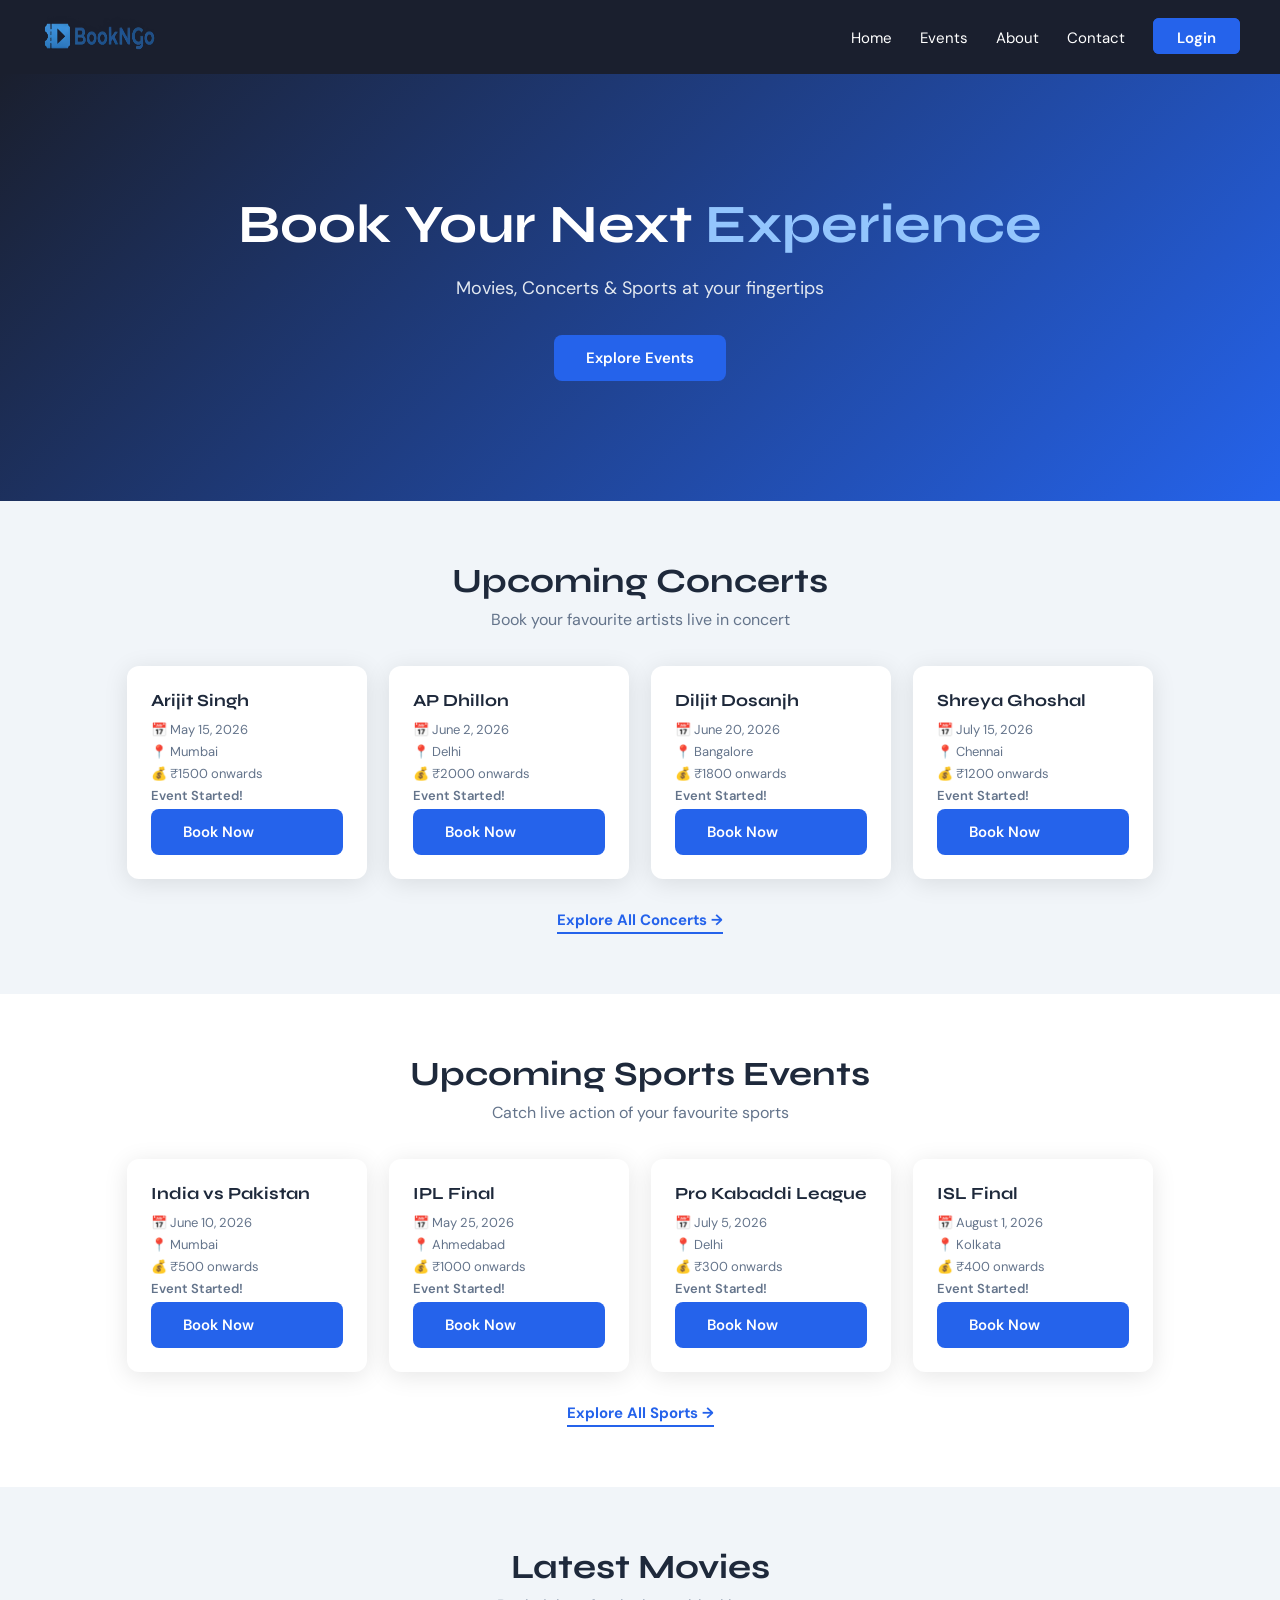
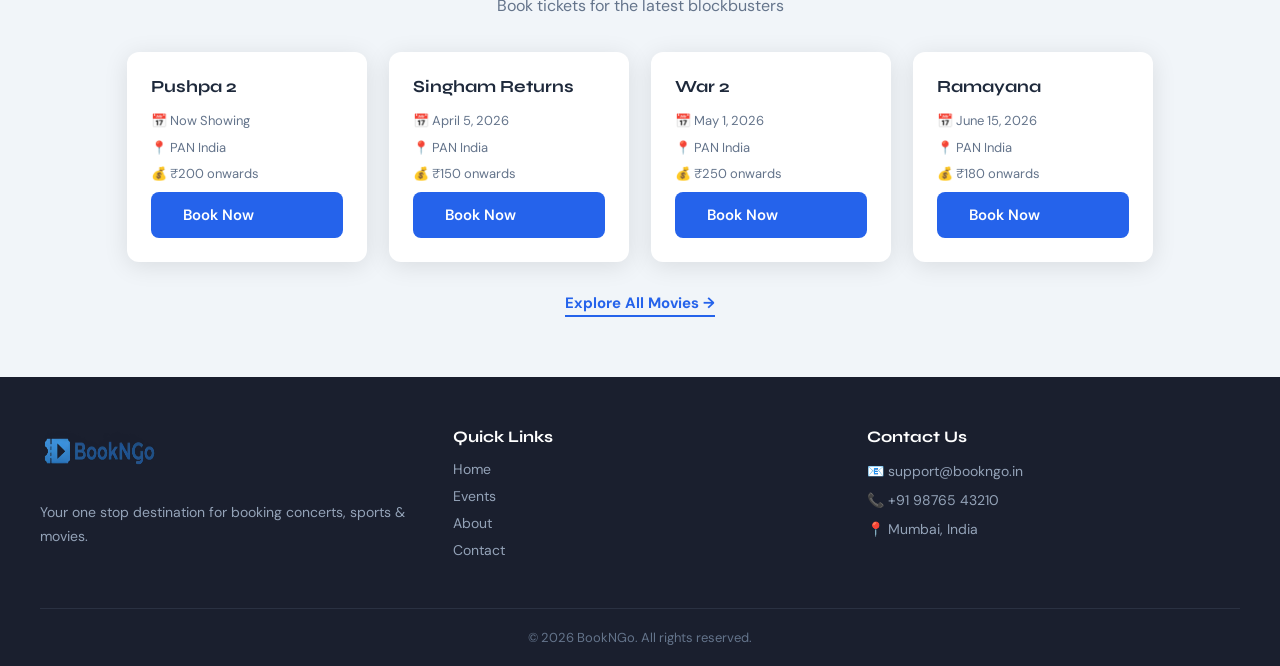
<file: index.html>
<!DOCTYPE html>
<html >
<head>
  <title>BookNGo | Book Now</title>
  <link rel="stylesheet" href="style.css">
</head>
<body>

  <nav class="navbar">
    <img src="BookNGo.png" alt="Logo" class="logo">
    <ul>
      <li><a href="index.html">Home</a></li>
      <li><a href="events.html">Events</a></li>
      <li><a href="about.html">About</a></li>
      <li><a href="contact.html">Contact</a></li>
      <li id="nav-login-li"><a href="login.html" class="login-btn">Login</a></li>
      <li id="nav-user-li" style="display:none">
        <a href="mybookings.html" class="profile-link">
          👤 <span id="nav-username"></span>
        </a>
      </li>
      <li id="logout-li" style="display:none">
        <button id="logout-btn" class="logout-simple">Logout</button>
      </li>
    </ul>
  </nav>

  <section class="hero">
    <div class="hero-txt">
      <h1>Book Your Next <span>Experience</span></h1>
      <p>Movies, Concerts & Sports at your fingertips</p>
      <a href="events.html" class="btn">Explore Events</a>
    </div>
  </section>

  <!-- CONCERTS -->
  <section class="concerts">
    <h2>Upcoming Concerts</h2>
    <p>Book your favourite artists live in concert</p>
    <div class="cards">
      <div class="card">
        <h3>Arijit Singh</h3>
        <p>📅 May 15, 2026</p>
        <p>📍 Mumbai</p>
        <p>💰 ₹1500 onwards</p>
        <p class="countdown-timer" data-countdown="2026-05-15">⏳ Loading…</p>
        <a href="booking.html?id=1" class="btn">Book Now</a>
      </div>
      <div class="card">
        <h3>AP Dhillon</h3>
        <p>📅 June 2, 2026</p>
        <p>📍 Delhi</p>
        <p>💰 ₹2000 onwards</p>
        <p class="countdown-timer" data-countdown="2026-06-02">⏳ Loading…</p>
        <a href="booking.html?id=2" class="btn">Book Now</a>
      </div>
      <div class="card">
        <h3>Diljit Dosanjh</h3>
        <p>📅 June 20, 2026</p>
        <p>📍 Bangalore</p>
        <p>💰 ₹1800 onwards</p>
        <p class="countdown-timer" data-countdown="2026-06-20">⏳ Loading…</p>
        <a href="booking.html?id=3" class="btn">Book Now</a>
      </div>
      <div class="card">
        <h3>Shreya Ghoshal</h3>
        <p>📅 July 15, 2026</p>
        <p>📍 Chennai</p>
        <p>💰 ₹1200 onwards</p>
        <p class="countdown-timer" data-countdown="2026-07-15">⏳ Loading…</p>
        <a href="booking.html?id=4" class="btn">Book Now</a>
      </div>
    </div>
    <br>
    <a href="concerts.html" class="explore-btn">Explore All Concerts →</a>
  </section>

  <!-- SPORTS -->
  <section class="sports">
    <h2>Upcoming Sports Events</h2>
    <p>Catch live action of your favourite sports</p>
    <div class="cards">
      <div class="card">
        <h3>India vs Pakistan</h3>
        <p>📅 June 10, 2026</p>
        <p>📍 Mumbai</p>
        <p>💰 ₹500 onwards</p>
        <p class="countdown-timer" data-countdown="2026-06-10">⏳ Loading…</p>
        <a href="booking.html?id=6" class="btn">Book Now</a>
      </div>
      <div class="card">
        <h3>IPL Final</h3>
        <p>📅 May 25, 2026</p>
        <p>📍 Ahmedabad</p>
        <p>💰 ₹1000 onwards</p>
        <p class="countdown-timer" data-countdown="2026-05-25">⏳ Loading…</p>
        <a href="booking.html?id=7" class="btn">Book Now</a>
      </div>
      <div class="card">
        <h3>Pro Kabaddi League</h3>
        <p>📅 July 5, 2026</p>
        <p>📍 Delhi</p>
        <p>💰 ₹300 onwards</p>
        <p class="countdown-timer" data-countdown="2026-07-05">⏳ Loading…</p>
        <a href="booking.html?id=8" class="btn">Book Now</a>
      </div>
      <div class="card">
        <h3>ISL Final</h3>
        <p>📅 August 1, 2026</p>
        <p>📍 Kolkata</p>
        <p>💰 ₹400 onwards</p>
        <p class="countdown-timer" data-countdown="2026-08-01">⏳ Loading…</p>
        <a href="booking.html?id=15" class="btn">Book Now</a>
      </div>
    </div>
    <br>
    <a href="sports.html" class="explore-btn">Explore All Sports →</a>
  </section>

  <!-- MOVIES -->
  <section class="movies">
    <h2>Latest Movies</h2>
    <p>Book tickets for the latest blockbusters</p>
    <div class="cards">
      <div class="card">
        <h3>Pushpa 2</h3>
        <p>📅 Now Showing</p>
        <p>📍 PAN India</p>
        <p>💰 ₹200 onwards</p>
        <a href="booking.html?id=9" class="btn">Book Now</a>
      </div>
      <div class="card">
        <h3>Singham Returns</h3>
        <p>📅 April 5, 2026</p>
        <p>📍 PAN India</p>
        <p>💰 ₹150 onwards</p>
        <a href="booking.html?id=18" class="btn">Book Now</a>
      </div>
      <div class="card">
        <h3>War 2</h3>
        <p>📅 May 1, 2026</p>
        <p>📍 PAN India</p>
        <p>💰 ₹250 onwards</p>
        <a href="booking.html?id=10" class="btn">Book Now</a>
      </div>
      <div class="card">
        <h3>Ramayana</h3>
        <p>📅 June 15, 2026</p>
        <p>📍 PAN India</p>
        <p>💰 ₹180 onwards</p>
        <a href="booking.html?id=17" class="btn">Book Now</a>
      </div>
    </div>
    <br>
    <a href="movies.html" class="explore-btn">Explore All Movies →</a>
  </section>

  <footer>
    <div class="footer-top">
      <div class="footer-col">
        <img src="BookNGo.png" alt="Logo" class="footer-logo">
        <p>Your one stop destination for booking concerts, sports & movies.</p>
      </div>
      <div class="footer-col">
        <h4>Quick Links</h4>
        <a href="index.html">Home</a>
        <a href="events.html">Events</a>
        <a href="about.html">About</a>
        <a href="contact.html">Contact</a>
      </div>
      <div class="footer-col">
        <h4>Contact Us</h4>
        <p>📧 support@bookngo.in</p>
        <p>📞 +91 98765 43210</p>
        <p>📍 Mumbai, India</p>
      </div>
    </div>
    <div class="footer-bottom">
      <p>© 2026 BookNGo. All rights reserved.</p>
    </div>
  </footer>

  <script src="script.js"></script>
</body>
</html>
</file>
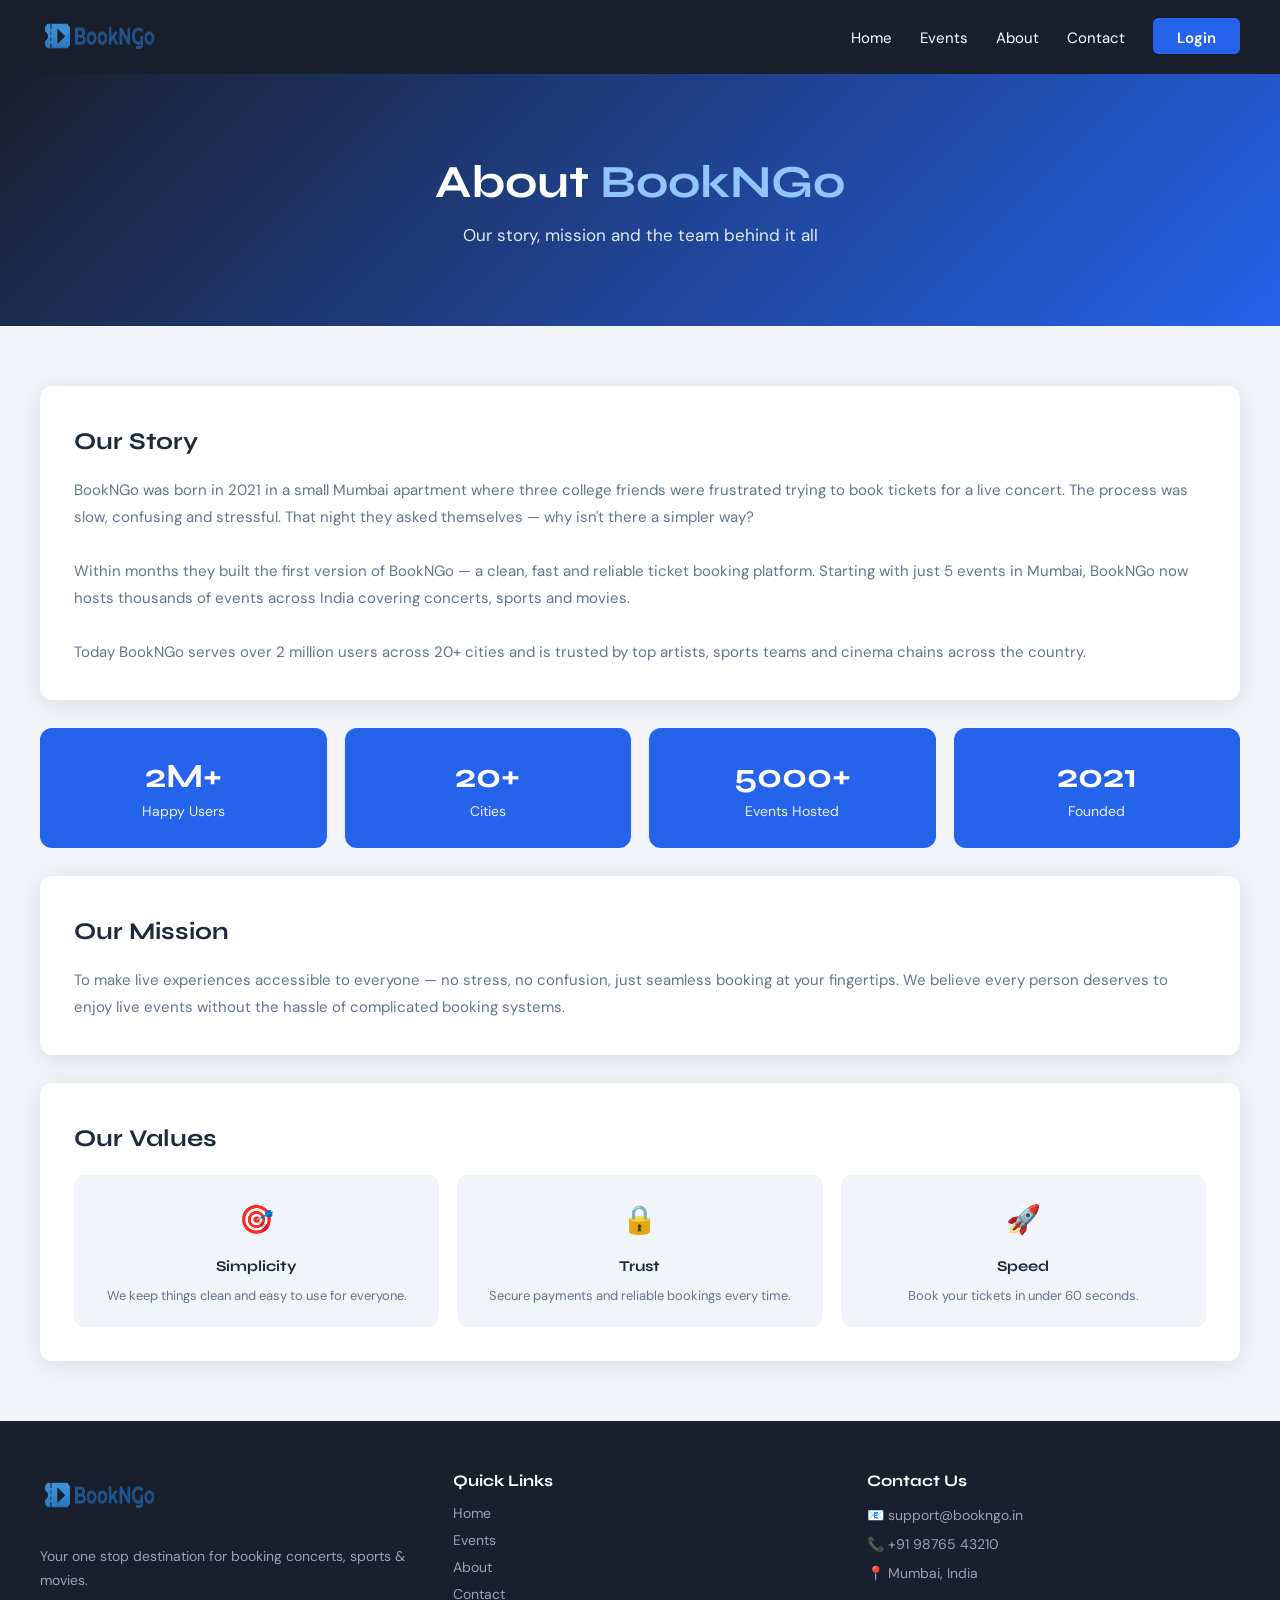
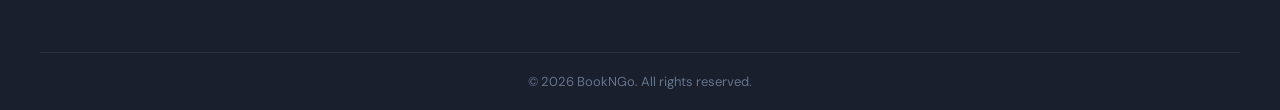
<file: about.html>
<!DOCTYPE html>
<html lang="en">
<head>
  <title>About | BookNGo</title>
  <link rel="stylesheet" href="style.css">
</head>
<body>

  <nav class="navbar">
    <img src="BookNGo.png" alt="Logo" class="logo">
    <ul>
      <li><a href="index.html">Home</a></li>
      <li><a href="events.html">Events</a></li>
      <li><a href="about.html">About</a></li>
      <li><a href="contact.html">Contact</a></li>
      <li id="nav-login-li"><a href="login.html" class="login-btn">Login</a></li>
      <li id="nav-user-li" style="display:none">
        <a href="mybookings.html" class="profile-link">
          👤 <span id="nav-username"></span>
        </a>
      </li>
      <li id="logout-li" style="display:none">
        <button id="logout-btn" class="logout-simple">Logout</button>
      </li>
    </ul>
  </nav>

  <section class="events-hero">
    <h1>About <span>BookNGo</span></h1>
    <p>Our story, mission and the team behind it all</p>
  </section>

  <section class="about-wrap">

    <div class="about-card">
      <h2>Our Story</h2>
      <p>BookNGo was born in 2021 in a small Mumbai apartment where three college friends were frustrated trying to book tickets for a live concert. The process was slow, confusing and stressful. That night they asked themselves — why isn't there a simpler way?</p>
      <br>
      <p>Within months they built the first version of BookNGo — a clean, fast and reliable ticket booking platform. Starting with just 5 events in Mumbai, BookNGo now hosts thousands of events across India covering concerts, sports and movies.</p>
      <br>
      <p>Today BookNGo serves over 2 million users across 20+ cities and is trusted by top artists, sports teams and cinema chains across the country.</p>
    </div>

    <div class="about-stats">
      <div class="stat-card"><h3>2M+</h3><p>Happy Users</p></div>
      <div class="stat-card"><h3>20+</h3><p>Cities</p></div>
      <div class="stat-card"><h3>5000+</h3><p>Events Hosted</p></div>
      <div class="stat-card"><h3>2021</h3><p>Founded</p></div>
    </div>

    <div class="about-card">
      <h2>Our Mission</h2>
      <p>To make live experiences accessible to everyone — no stress, no confusion, just seamless booking at your fingertips. We believe every person deserves to enjoy live events without the hassle of complicated booking systems.</p>
    </div>

    <div class="about-card">
      <h2>Our Values</h2>
      <div class="values">
        <div class="value-item">
          <span>🎯</span>
          <h4>Simplicity</h4>
          <p>We keep things clean and easy to use for everyone.</p>
        </div>
        <div class="value-item">
          <span>🔒</span>
          <h4>Trust</h4>
          <p>Secure payments and reliable bookings every time.</p>
        </div>
        <div class="value-item">
          <span>🚀</span>
          <h4>Speed</h4>
          <p>Book your tickets in under 60 seconds.</p>
        </div>
      </div>
    </div>

  </section>

  <footer>
    <div class="footer-top">
      <div class="footer-col">
        <img src="BookNGo.png" alt="Logo" class="footer-logo">
        <p>Your one stop destination for booking concerts, sports & movies.</p>
      </div>
      <div class="footer-col">
        <h4>Quick Links</h4>
        <a href="index.html">Home</a>
        <a href="events.html">Events</a>
        <a href="about.html">About</a>
        <a href="contact.html">Contact</a>
      </div>
      <div class="footer-col">
        <h4>Contact Us</h4>
        <p>📧 support@bookngo.in</p>
        <p>📞 +91 98765 43210</p>
        <p>📍 Mumbai, India</p>
      </div>
    </div>
    <div class="footer-bottom">
      <p>© 2026 BookNGo. All rights reserved.</p>
    </div>
  </footer>

  <script src="script.js"></script>
</body>

</html>
</file>
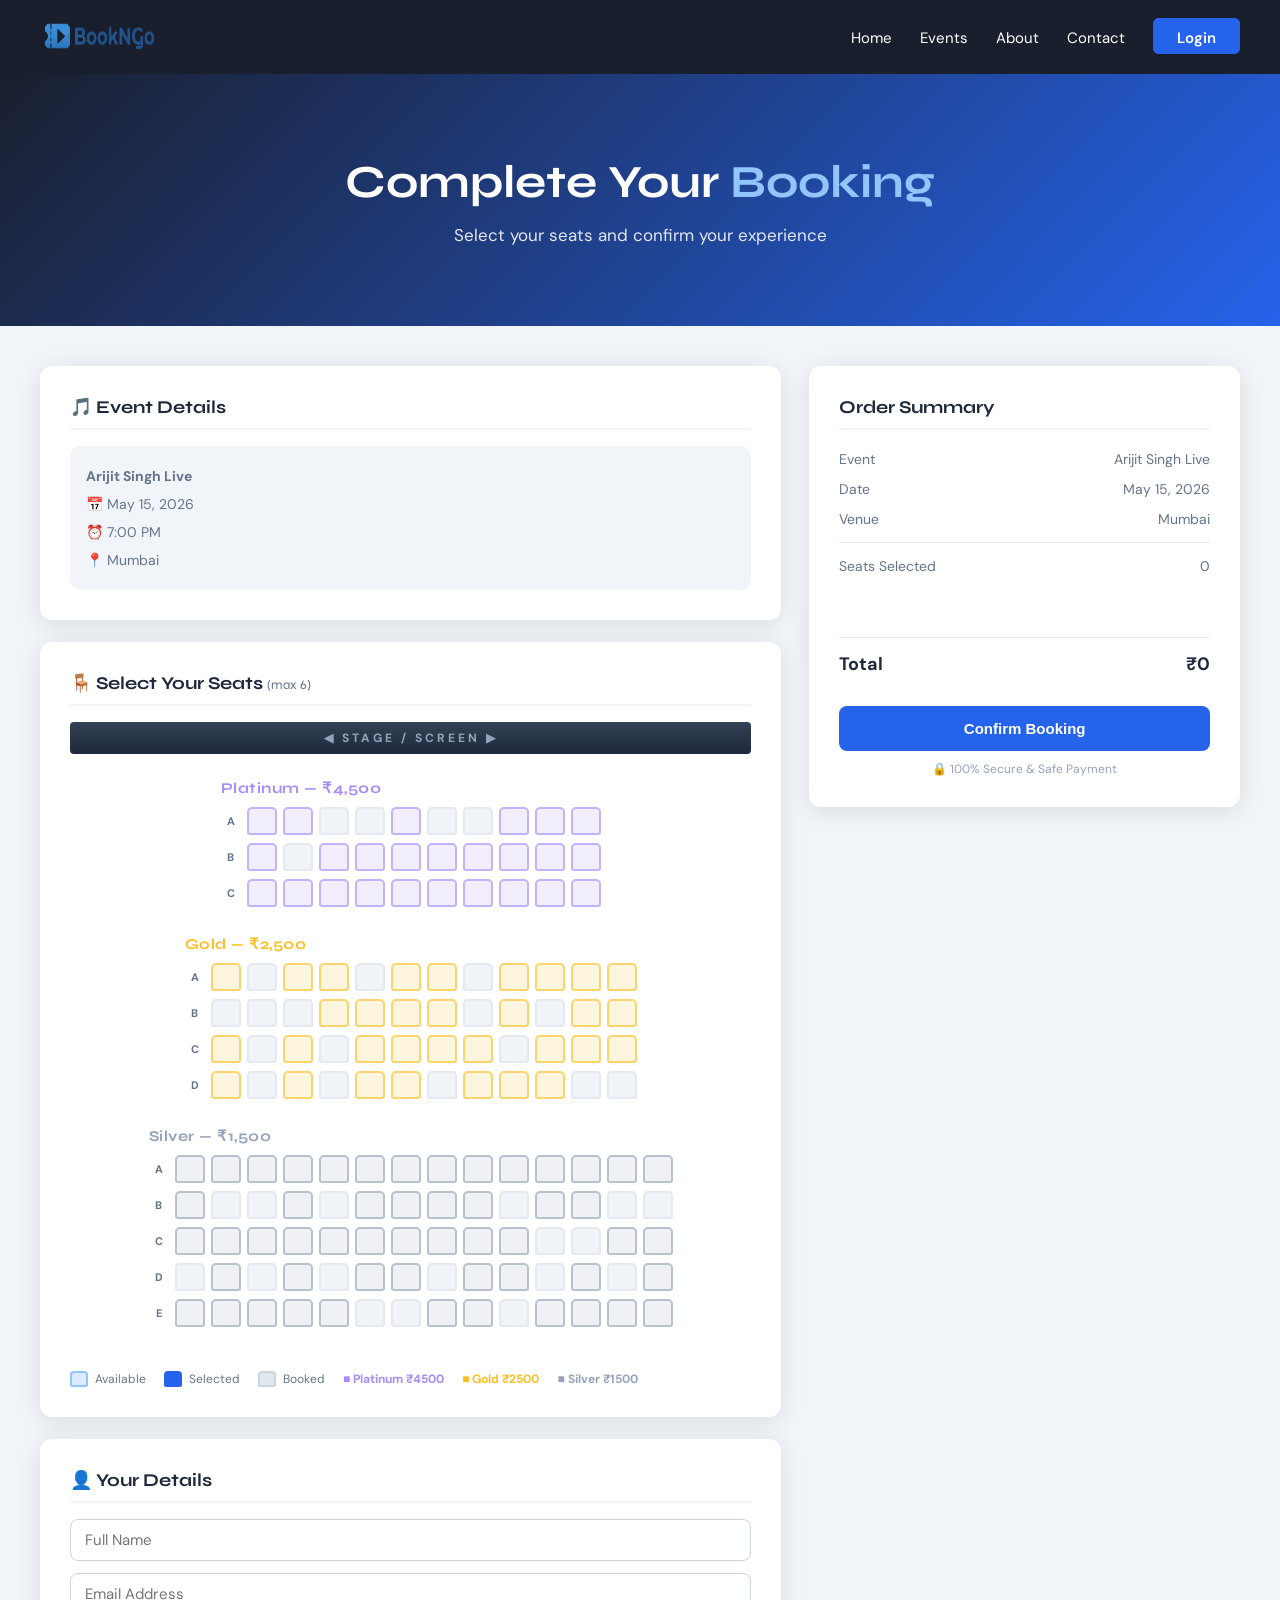
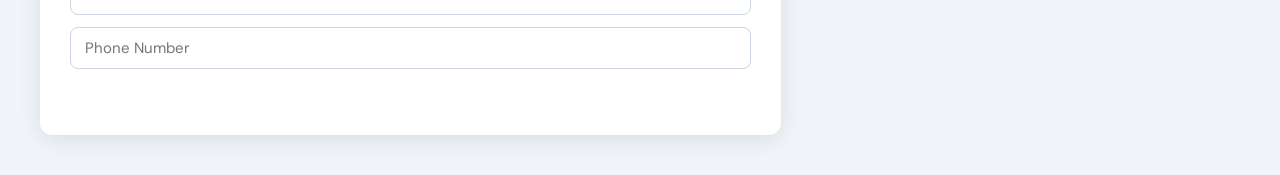
<file: booking.html>
<!DOCTYPE html>
<html lang="en">
<head>
  <title>Booking | BookNGo</title>
  <link rel="stylesheet" href="style.css">
</head>
<body>

  <!-- NAVBAR -->
  <nav class="navbar">
    <img src="BookNGo.png" alt="Logo" class="logo">

    <ul>
      <li><a href="index.html">Home</a></li>
      <li><a href="events.html">Events</a></li>
      <li><a href="about.html">About</a></li>
      <li><a href="contact.html">Contact</a></li>

      <li id="nav-login-li">
        <a href="login.html" class="login-btn">Login</a>
      </li>

      <li id="nav-user-li" style="display:none">
        <a href="mybookings.html" class="profile-link">
          👤 <span id="nav-username"></span>
        </a>
      </li>

      <li id="logout-li" style="display:none">
        <button id="logout-btn" class="logout-simple">Logout</button>
      </li>
    </ul>
  </nav>

  <!-- HERO -->
  <section class="events-hero">
    <h1>Complete Your <span>Booking</span></h1>
    <p>Select your seats and confirm your experience</p>
  </section>

  <!-- BOOKING -->
  <div class="booking-wrap">

    <!-- LEFT -->
    <div class="booking-left">

      <!-- EVENT INFO -->
      <div class="booking-panel">
        <h3>🎵 Event Details</h3>

        <div class="event-info">
        <p>
  <strong id="event-name">
    Arijit Singh Live
  </strong>
</p>
          <p id="event-date">
  📅 May 15, 2026
</p>
          <p>⏰ 7:00 PM</p>
         <p id="event-city">
  📍 Mumbai
</p>
        </div>
      </div>

      <!-- SEAT MAP -->
      <div class="booking-panel">
        <h3>
          🪑 Select Your Seats
          <small>(max 6)</small>
        </h3>

        <div class="screen-indicator">
          ◀ STAGE / SCREEN ▶
        </div>

        <!-- JS BUILDS SEATS -->
        <div id="seat-map"></div>

        <!-- LEGEND -->
        <div class="seat-legend">

          <div class="legend-item">
            <div class="legend-dot available"></div>
            Available
          </div>

          <div class="legend-item">
            <div class="legend-dot selected"></div>
            Selected
          </div>

          <div class="legend-item">
            <div class="legend-dot booked"></div>
            Booked
          </div>

          <div class="legend-item platinum-text">
            ■ Platinum ₹4500
          </div>

          <div class="legend-item gold-text">
            ■ Gold ₹2500
          </div>

          <div class="legend-item silver-text">
            ■ Silver ₹1500
          </div>

        </div>
      </div>

      <!-- USER DETAILS -->
      <div class="booking-panel">

        <h3>👤 Your Details</h3>

        <input
          type="text"
          id="b-name"
          class="b-input"
          placeholder="Full Name"
        >

        <input
          type="email"
          id="b-email"
          class="b-input"
          placeholder="Email Address"
        >

        <input
          type="tel"
          id="b-phone"
          class="b-input"
          placeholder="Phone Number"
        >

        <p id="booking-err" class="err-msg"></p>

      </div>

    </div>

    <!-- RIGHT -->
    <div class="order-summary">

      <h3>Order Summary</h3>

      <div class="summary-row">
        <span>Event</span>
       <span id="summary-event">
  Arijit Singh Live
</span>
      </div>

      <div class="summary-row">
        <span>Date</span>
       <span id="summary-date">
  May 15, 2026
</span>
      </div>

      <div class="summary-row">
        <span>Venue</span>
       <span id="summary-city">
  Mumbai
</span>
      </div>

      <div class="summary-divider"></div>

      <div class="summary-row">
        <span>Seats Selected</span>
        <span id="selected-count">0</span>
      </div>

      <div
        class="selected-seats-wrap"
        id="selected-seats-list"
      >
        <span class="empty-seat-text">
          No seats selected yet
        </span>
      </div>

      <div class="summary-divider"></div>

      <div class="summary-row total">
        <span>Total</span>
        <span id="booking-total">₹0</span>
      </div>

      <button id="confirm-btn" class="btn confirm-btn">
        Confirm Booking
      </button>

      <p class="secure-txt">
        🔒 100% Secure & Safe Payment
      </p>

    </div>

  </div>

  <!-- CONFIRM MODAL -->
  <div class="confirm-overlay" id="confirm-overlay">

    <div class="confirm-box">

      <div class="tick">🎉</div>

      <h2>Booking Confirmed!</h2>

    <p>
  Hey <strong id="conf-name"></strong>,
  your booking is confirmed.
</p>

     <p>
  Seats:
  <span id="conf-seats"></span>
</p>
      <p>
        Total Paid:
        <strong id="conf-total"></strong>
      </p>

      <button
        class="btn"
        onclick="window.location.href='mybookings.html'"
      >
        View My Bookings
      </button>

    </div>

  </div>

  <script src="script.js"></script>

</body>

</html>
</file>
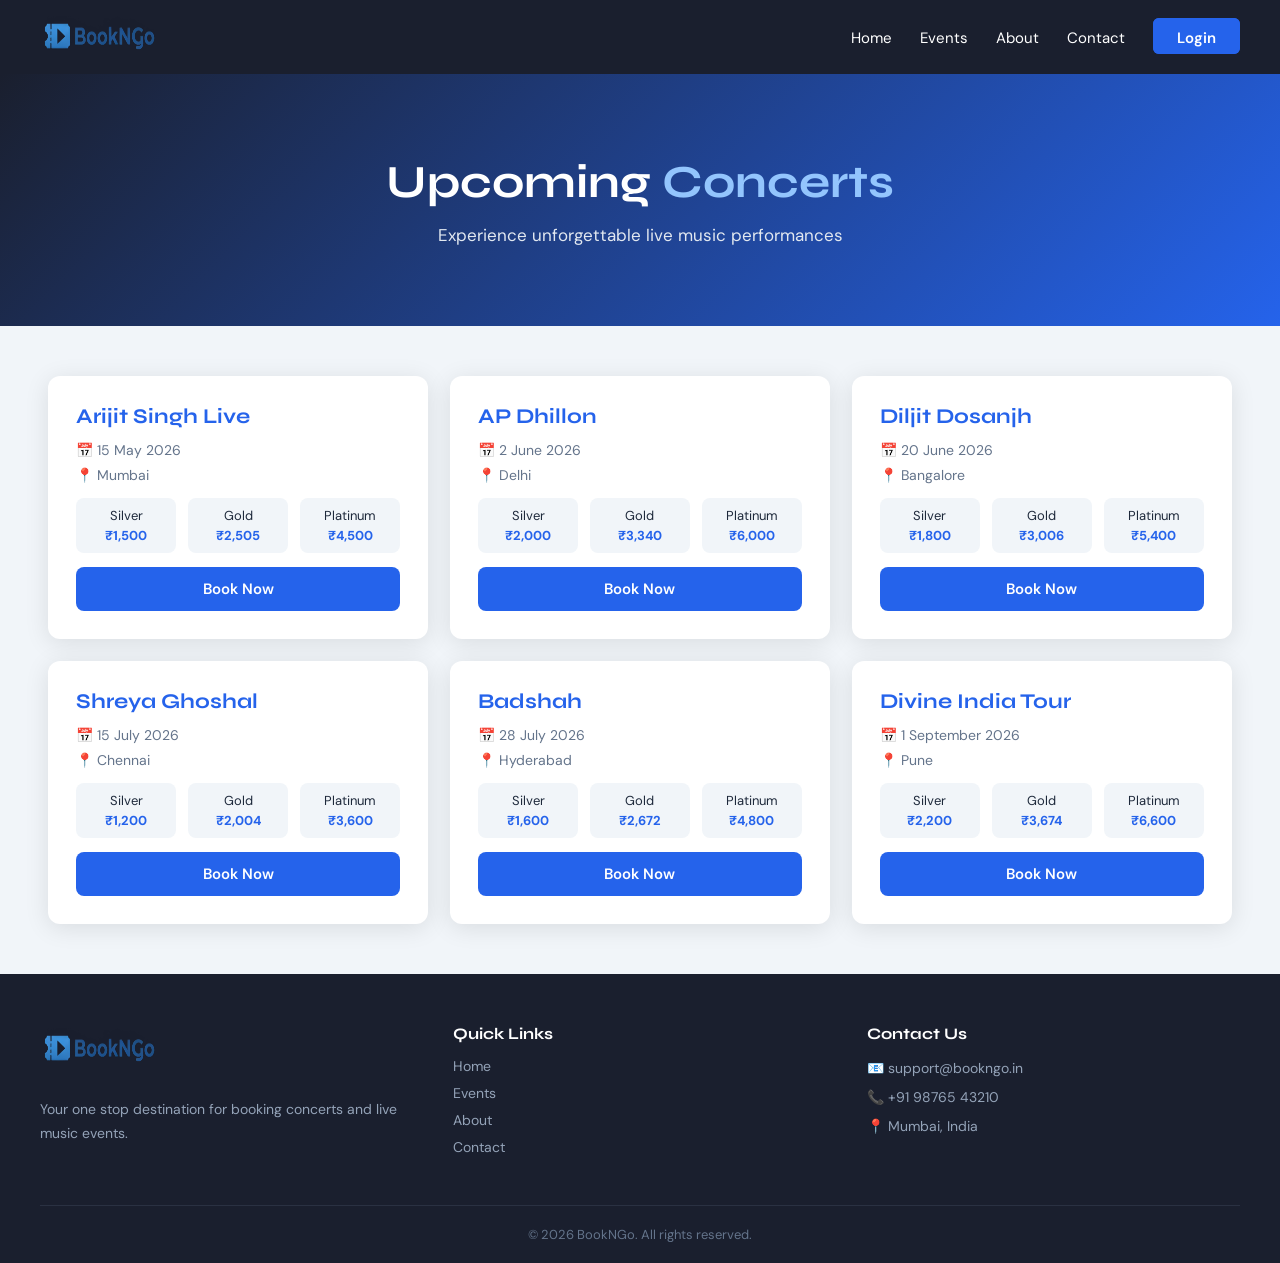
<file: concerts.html>
<!DOCTYPE html>
<html lang="en">
<head>
  <title>Concerts | BookNGo</title>
  <link rel="stylesheet" href="style.css">
</head>

<body data-category="concert">

  <!-- NAVBAR -->
  <nav class="navbar">

    <img src="BookNGo.png" alt="Logo" class="logo">

    <ul>

      <li><a href="index.html">Home</a></li>

      <li><a href="events.html">Events</a></li>

      <li><a href="about.html">About</a></li>

      <li><a href="contact.html">Contact</a></li>

      <li id="nav-login-li">
        <a href="login.html" class="login-btn">
          Login
        </a>
      </li>

      <li id="nav-user-li" style="display:none">
        <a href="mybookings.html" class="profile-link">
          👤 <span id="nav-username"></span>
        </a>
      </li>

      <li id="logout-li" style="display:none">
        <button id="logout-btn" class="logout-simple">
          Logout
        </button>
      </li>

    </ul>

  </nav>

  <!-- HERO -->
  <section class="events-hero">

    <h1>Upcoming <span>Concerts</span></h1>

    <p>
      Experience unforgettable live music performances
    </p>

  </section>

  <!-- DYNAMIC EVENT CARDS -->
  <div
    class="big-cards"
    id="filtered-cards"
  ></div>

  <!-- FOOTER -->
  <footer>

    <div class="footer-top">

      <div class="footer-col">

        <img
          src="BookNGo.png"
          alt="Logo"
          class="footer-logo"
        >

        <p>
          Your one stop destination for
          booking concerts and live music events.
        </p>

      </div>

      <div class="footer-col">

        <h4>Quick Links</h4>

        <a href="index.html">Home</a>

        <a href="events.html">Events</a>

        <a href="about.html">About</a>

        <a href="contact.html">Contact</a>

      </div>

      <div class="footer-col">

        <h4>Contact Us</h4>

        <p>📧 support@bookngo.in</p>

        <p>📞 +91 98765 43210</p>

        <p>📍 Mumbai, India</p>

      </div>

    </div>

    <div class="footer-bottom">

      <p>
        © 2026 BookNGo. All rights reserved.
      </p>

    </div>

  </footer>

  <script src="script.js"></script>

</body>


</html>
</file>
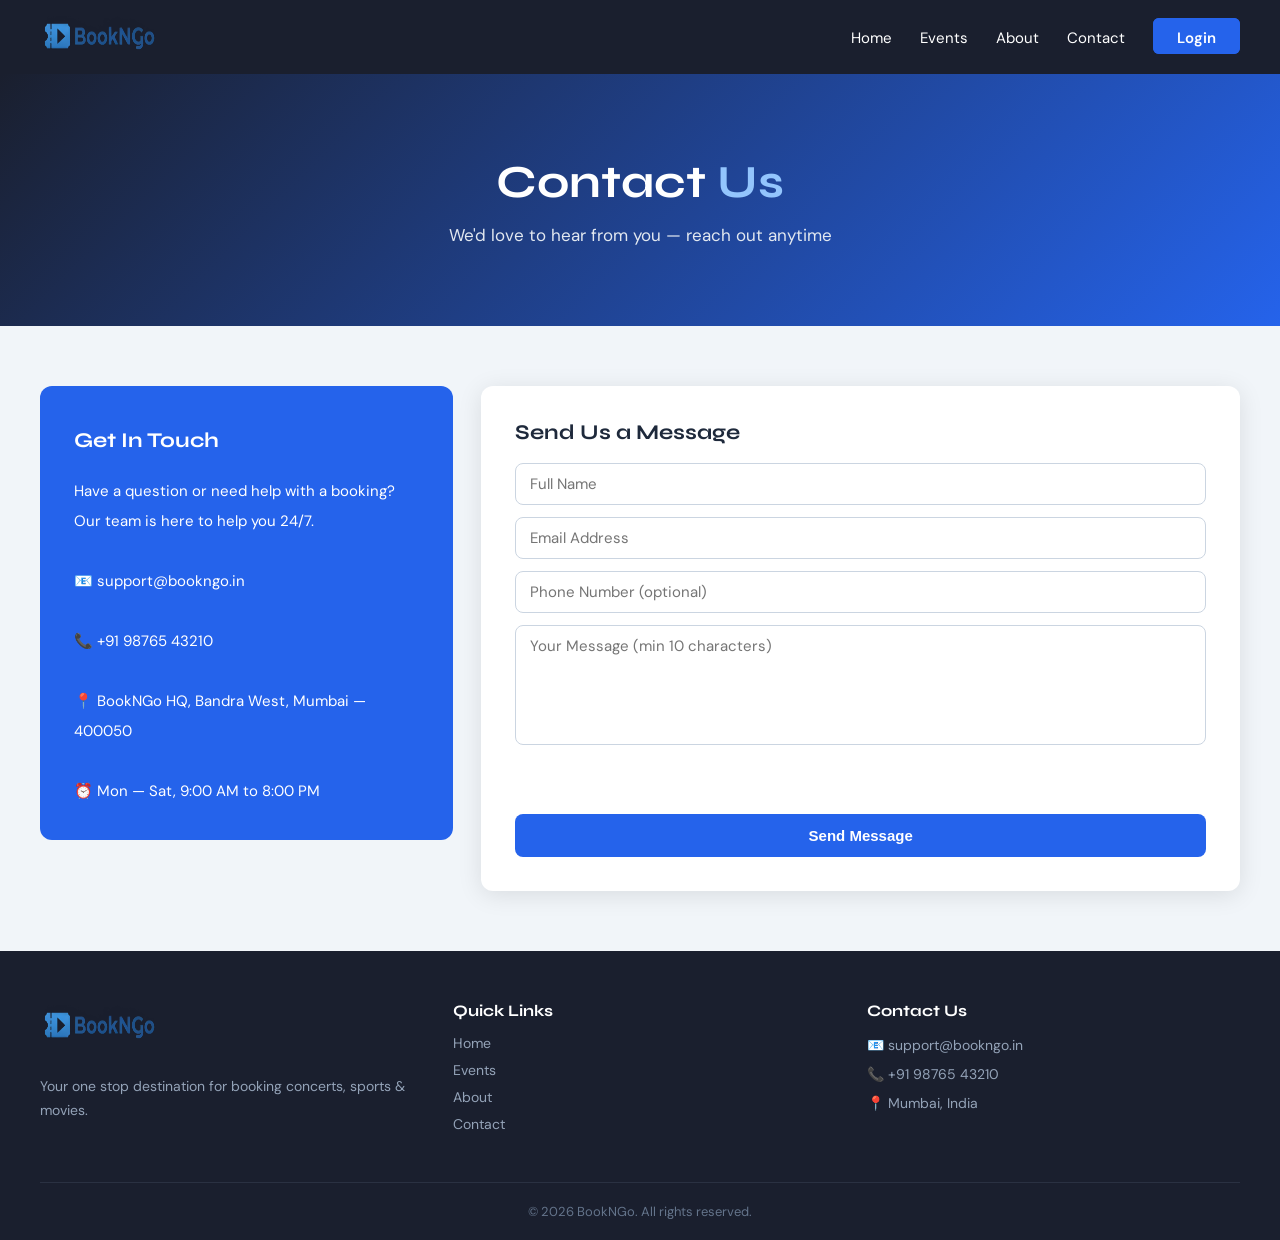
<file: contact.html>
<!DOCTYPE html>
<html lang="en">
<head>
  <title>Contact | BookNGo</title>
  <link rel="stylesheet" href="style.css">
</head>
<body>

  <nav class="navbar">
    <img src="BookNGo.png" alt="Logo" class="logo">
    <ul>
      <li><a href="index.html">Home</a></li>
      <li><a href="events.html">Events</a></li>
      <li><a href="about.html">About</a></li>
      <li><a href="contact.html">Contact</a></li>
      <li id="nav-login-li"><a href="login.html" class="login-btn">Login</a></li>
      <li id="nav-user-li" style="display:none">
        <a href="mybookings.html" class="profile-link">
          👤 <span id="nav-username"></span>
        </a>
      </li>
      <li id="logout-li" style="display:none">
        <button id="logout-btn" class="logout-simple">Logout</button>
      </li>
    </ul>
  </nav>

  <section class="events-hero">
    <h1>Contact <span>Us</span></h1>
    <p>We'd love to hear from you — reach out anytime</p>
  </section>

  <div class="contact-wrap">

    <div class="contact-info">
      <h3>Get In Touch</h3>
      <p>Have a question or need help with a booking? Our team is here to help you 24/7.</p>
      <br>
      <p>📧 support@bookngo.in</p>
      <br>
      <p>📞 +91 98765 43210</p>
      <br>
      <p>📍 BookNGo HQ, Bandra West, Mumbai — 400050</p>
      <br>
      <p>⏰ Mon — Sat, 9:00 AM to 8:00 PM</p>
    </div>

    <div class="contact-form">
      <h3>Send Us a Message</h3>
      <input type="text"  id="c-name"  class="b-input" placeholder="Full Name">
      <input type="email" id="c-email" class="b-input" placeholder="Email Address">
      <input type="tel"   id="c-phone" class="b-input" placeholder="Phone Number (optional)">
      <textarea id="c-msg" class="b-input msg-box" placeholder="Your Message (min 10 characters)"></textarea>

      <p id="contact-err" class="err-msg"></p>
      <p id="contact-ok"  class="ok-msg"></p>

      <button id="send-msg-btn" class="btn send-btn">Send Message</button>
    </div>

  </div>

  <footer>
    <div class="footer-top">
      <div class="footer-col">
        <img src="BookNGo.png" alt="Logo" class="footer-logo">
        <p>Your one stop destination for booking concerts, sports & movies.</p>
      </div>
      <div class="footer-col">
        <h4>Quick Links</h4>
        <a href="index.html">Home</a>
        <a href="events.html">Events</a>
        <a href="about.html">About</a>
        <a href="contact.html">Contact</a>
      </div>
      <div class="footer-col">
        <h4>Contact Us</h4>
        <p>📧 support@bookngo.in</p>
        <p>📞 +91 98765 43210</p>
        <p>📍 Mumbai, India</p>
      </div>
    </div>
    <div class="footer-bottom">
      <p>© 2026 BookNGo. All rights reserved.</p>
    </div>
  </footer>

  <script src="script.js"></script>
</body>

</html>
</file>
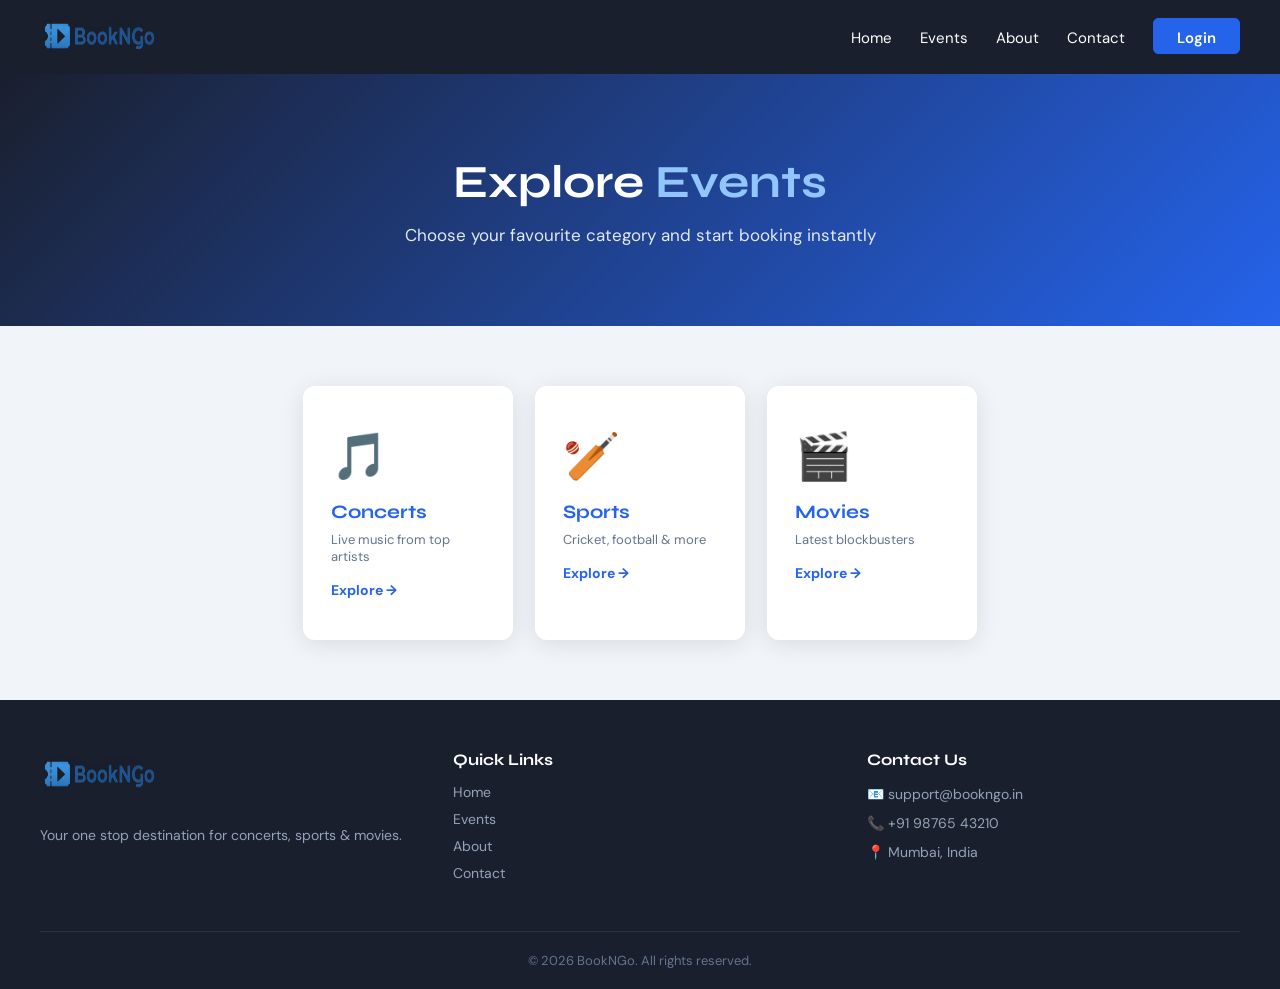
<file: events.html>
<!DOCTYPE html>
<html>
<head>
  <title>Events | BookNGo</title>
  <link rel="stylesheet" href="style.css">
</head>

<body>

  <nav class="navbar">
    <img src="BookNGo.png" alt="Logo" class="logo">
    <ul>
      <li><a href="index.html">Home</a></li>
      <li><a href="events.html" class="active">Events</a></li>
      <li><a href="about.html">About</a></li>
      <li><a href="contact.html">Contact</a></li>
      <li id="nav-login-li">
        <a href="login.html" class="login-btn">Login</a>
      </li>
      <li id="nav-user-li" style="display:none">
        <a href="mybookings.html" class="profile-link">
          👤 <span id="nav-username"></span>
        </a>
      </li>
      <li id="logout-li" style="display:none">
        <button id="logout-btn" class="logout-simple">Logout</button>
      </li>
    </ul>
  </nav>

  <section class="events-hero">
    <h1>Explore <span>Events</span></h1>
    <p>Choose your favourite category and start booking instantly</p>
  </section>

  <section class="event-cats">
    <div class="cat-cards">

      <a href="concerts.html" class="cat-card">
        <div class="cat-icon">🎵</div>
        <h3>Concerts</h3>
        <p>Live music from top artists</p>
        <span>Explore →</span>
      </a>

      <a href="sports.html" class="cat-card">
        <div class="cat-icon">🏏</div>
        <h3>Sports</h3>
        <p>Cricket, football & more</p>
        <span>Explore →</span>
      </a>

      <a href="movies.html" class="cat-card">
        <div class="cat-icon">🎬</div>
        <h3>Movies</h3>
        <p>Latest blockbusters</p>
        <span>Explore →</span>
      </a>

    </div>
  </section>

  <footer>
    <div class="footer-top">
      <div class="footer-col">
        <img src="BookNGo.png" alt="Logo" class="footer-logo">
        <p>Your one stop destination for concerts, sports & movies.</p>
      </div>
      <div class="footer-col">
        <h4>Quick Links</h4>
        <a href="index.html">Home</a>
        <a href="events.html">Events</a>
        <a href="about.html">About</a>
        <a href="contact.html">Contact</a>
      </div>
      <div class="footer-col">
        <h4>Contact Us</h4>
        <p>📧 support@bookngo.in</p>
        <p>📞 +91 98765 43210</p>
        <p>📍 Mumbai, India</p>
      </div>
    </div>
    <div class="footer-bottom">
      <p>© 2026 BookNGo. All rights reserved.</p>
    </div>
  </footer>

  <script src="script.js"></script>
</body>
</html>
</file>
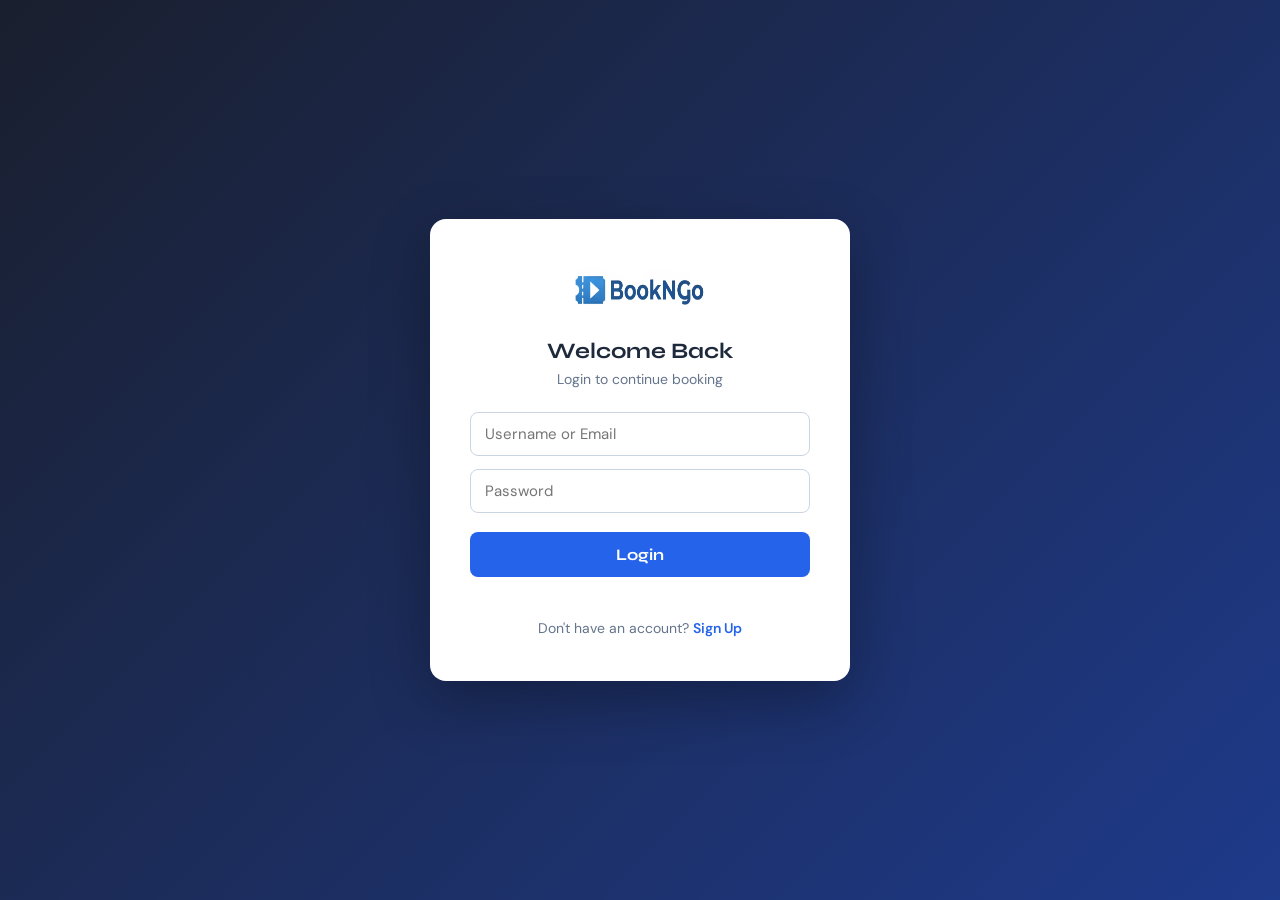
<file: login.html>
<!DOCTYPE html>
<html >
<head>
  <title>Login | BookNGo</title>
  <link rel="stylesheet" href="style.css">
</head>
<body class="auth-body">

  <div class="auth-box">
    <img src="BookNGo.png" alt="BookNGo Logo" class="auth-logo">
    <h2>Welcome Back</h2>
    <p class="sub">Login to continue booking</p>

    <input type="text"     id="login-user" class="auth-input" placeholder="Username or Email">
    <input type="password" id="login-pwd"  class="auth-input" placeholder="Password">

    <button id="login-btn-id" class="auth-btn">Login</button>

    <p id="login-err" class="err-msg"></p>

    <p class="auth-switch">
      Don't have an account? <a href="Signup.html">Sign Up</a>
    </p>
  </div>

  <script src="script.js"></script>
</body>

</html>
</file>
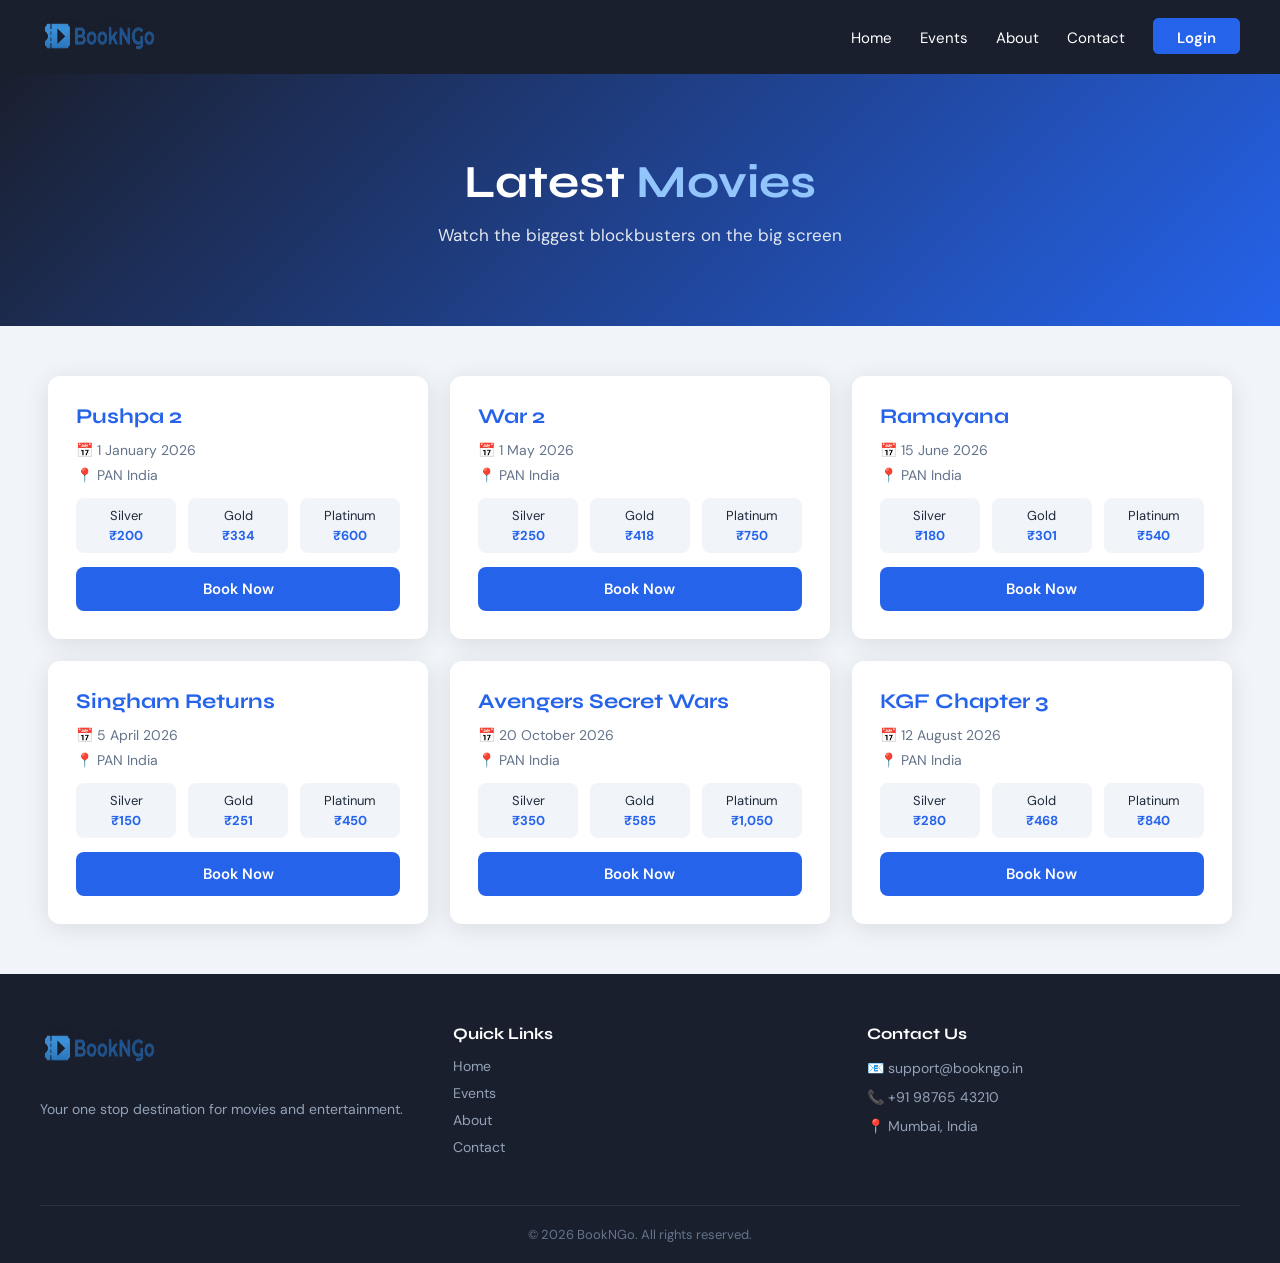
<file: movies.html>
<!DOCTYPE html>
<html lang="en">
<head>
  <title>Movies | BookNGo</title>
  <link rel="stylesheet" href="style.css">
</head>

<body data-category="movies">

  <!-- NAVBAR -->
  <nav class="navbar">

    <img src="BookNGo.png" alt="Logo" class="logo">

    <ul>

      <li><a href="index.html">Home</a></li>

      <li><a href="events.html">Events</a></li>

      <li><a href="about.html">About</a></li>

      <li><a href="contact.html">Contact</a></li>

      <li id="nav-login-li">
        <a href="login.html" class="login-btn">
          Login
        </a>
      </li>

      <li id="nav-user-li" style="display:none">
        <a href="mybookings.html" class="profile-link">
          👤 <span id="nav-username"></span>
        </a>
      </li>

      <li id="logout-li" style="display:none">
        <button id="logout-btn" class="logout-simple">
          Logout
        </button>
      </li>

    </ul>

  </nav>

  <!-- HERO -->
  <section class="events-hero">

    <h1>Latest <span>Movies</span></h1>

    <p>
      Watch the biggest blockbusters on the big screen
    </p>

  </section>

  <!-- DYNAMIC EVENT CARDS -->
  <div
    class="big-cards"
    id="filtered-cards"
  ></div>

  <!-- FOOTER -->
  <footer>

    <div class="footer-top">

      <div class="footer-col">

        <img
          src="BookNGo.png"
          alt="Logo"
          class="footer-logo"
        >

        <p>
          Your one stop destination for
          movies and entertainment.
        </p>

      </div>

      <div class="footer-col">

        <h4>Quick Links</h4>

        <a href="index.html">Home</a>

        <a href="events.html">Events</a>

        <a href="about.html">About</a>

        <a href="contact.html">Contact</a>

      </div>

      <div class="footer-col">

        <h4>Contact Us</h4>

        <p>📧 support@bookngo.in</p>

        <p>📞 +91 98765 43210</p>

        <p>📍 Mumbai, India</p>

      </div>

    </div>

    <div class="footer-bottom">

      <p>
        © 2026 BookNGo. All rights reserved.
      </p>

    </div>

  </footer>

  <script src="script.js"></script>

</body>


</html>
</file>
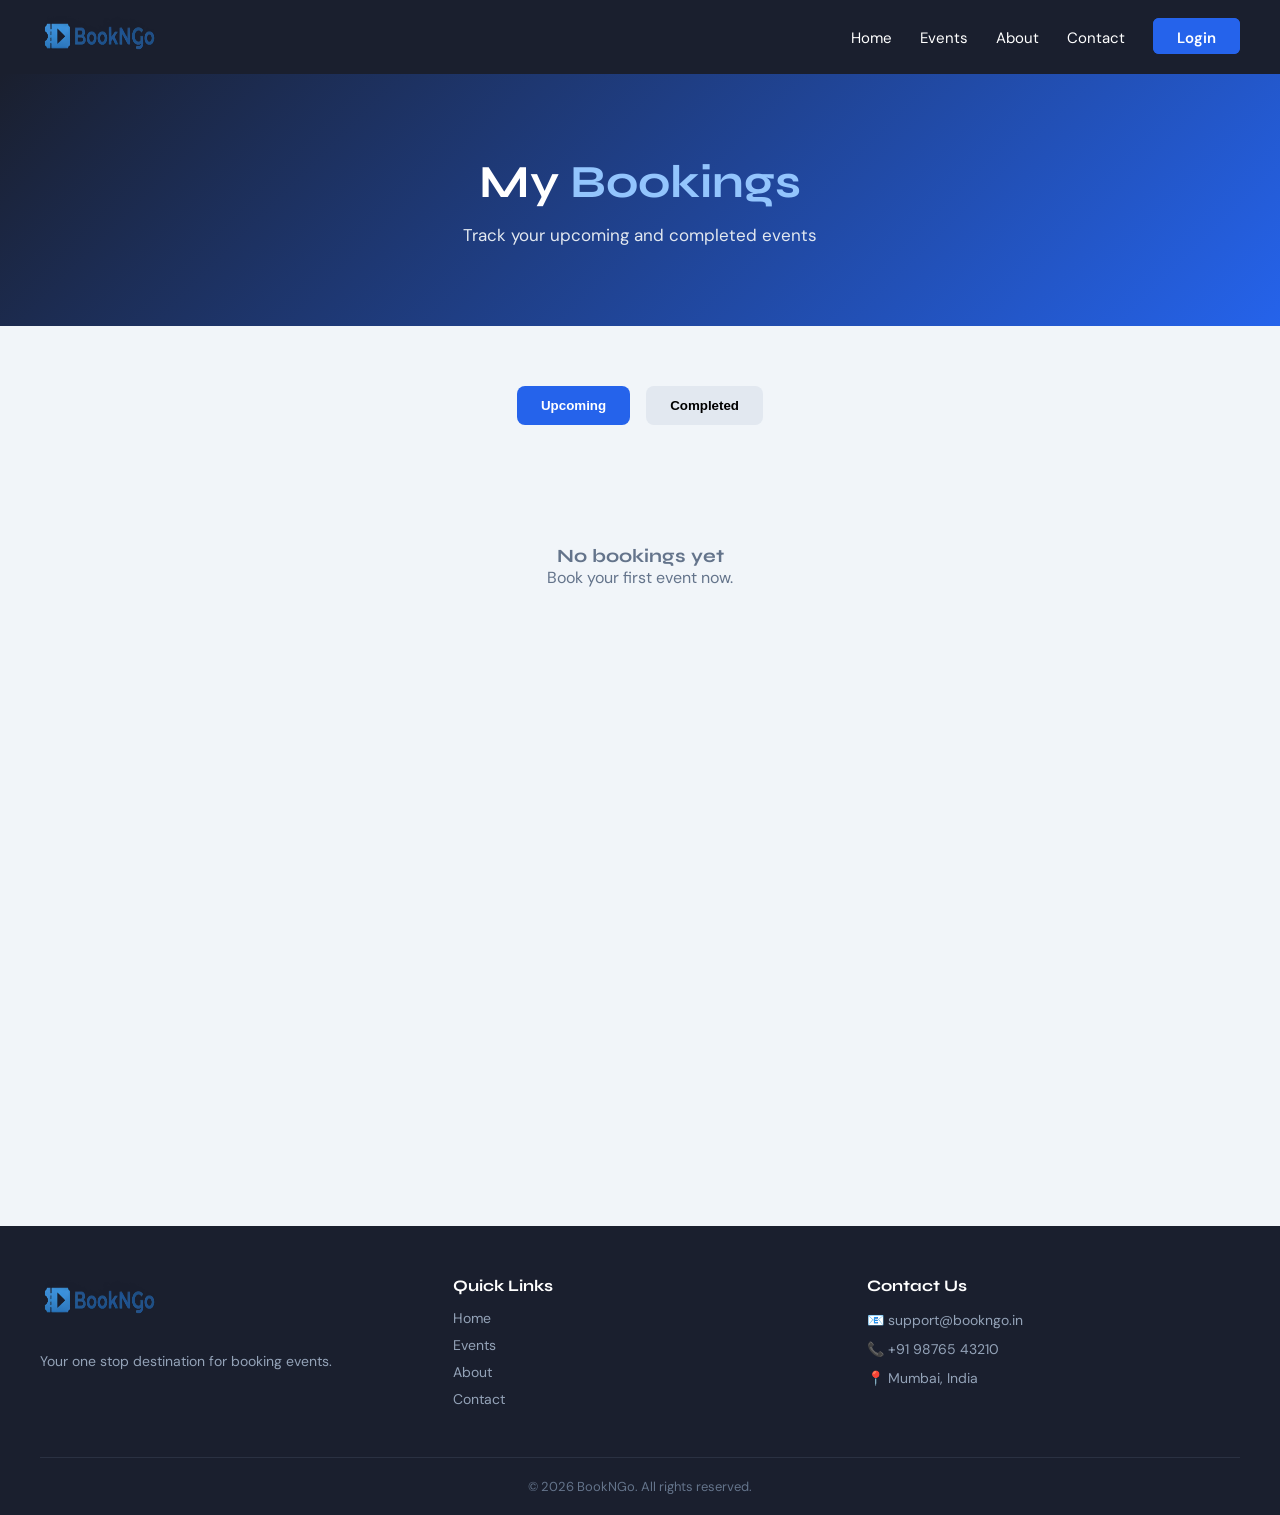
<file: mybookings.html>
<!DOCTYPE html>
<html>

<head>

  <title>My Bookings | BookNGo</title>

  <link rel="stylesheet" href="style.css">

</head>

<body>

  <!-- NAVBAR -->
  <nav class="navbar">

    <img
      src="BookNGo.png"
      alt="Logo"
      class="logo"
    >

    <ul>

      <li>
        <a href="index.html">
          Home
        </a>
      </li>

      <li>
        <a href="events.html">
          Events
        </a>
      </li>

      <li>
        <a href="about.html">
          About
        </a>
      </li>

      <li>
        <a href="contact.html">
          Contact
        </a>
      </li>

      <li id="nav-login-li">

        <a
          href="login.html"
          class="login-btn"
        >
          Login
        </a>

      </li>

      <li
        id="nav-user-li"
        style="display:none"
      >

        <a
          href="mybookings.html"
          class="profile-link"
        >

          👤
          <span id="nav-username"></span>

        </a>

      </li>

      <li
        id="logout-li"
        style="display:none"
      >

        <button
          id="logout-btn"
          class="logout-simple"
        >
          Logout
        </button>

      </li>

    </ul>

  </nav>

  <!-- HERO -->
  <section class="events-hero">

    <h1>
      My <span>Bookings</span>
    </h1>

    <p>
      Track your upcoming and completed events
    </p>

  </section>

  <!-- BOOKINGS SECTION -->
  <section class="my-bookings">

    <!-- TABS -->
    <div class="booking-tabs">

      <button
        class="active"
        onclick="showBookings('upcoming', this)"
      >
        Upcoming
      </button>

      <button
        onclick="showBookings('completed', this)"
      >
        Completed
      </button>

    </div>

    <!-- BOOKINGS CARDS -->
    <div id="bookings-container">

    </div>

  </section>

  <!-- FOOTER -->
  <footer>

    <div class="footer-top">

      <div class="footer-col">

        <img
          src="BookNGo.png"
          alt="Logo"
          class="footer-logo"
        >

        <p>
          Your one stop destination
          for booking events.
        </p>

      </div>

      <div class="footer-col">

        <h4>
          Quick Links
        </h4>

        <a href="index.html">
          Home
        </a>

        <a href="events.html">
          Events
        </a>

        <a href="about.html">
          About
        </a>

        <a href="contact.html">
          Contact
        </a>

      </div>

      <div class="footer-col">

        <h4>
          Contact Us
        </h4>

        <p>
          📧 support@bookngo.in
        </p>

        <p>
          📞 +91 98765 43210
        </p>

        <p>
          📍 Mumbai, India
        </p>

      </div>

    </div>

    <div class="footer-bottom">

      <p>
        © 2026 BookNGo.
        All rights reserved.
      </p>

    </div>

  </footer>

  <!-- JS -->
  <script src="script.js"></script>

</body>
</html>
</file>
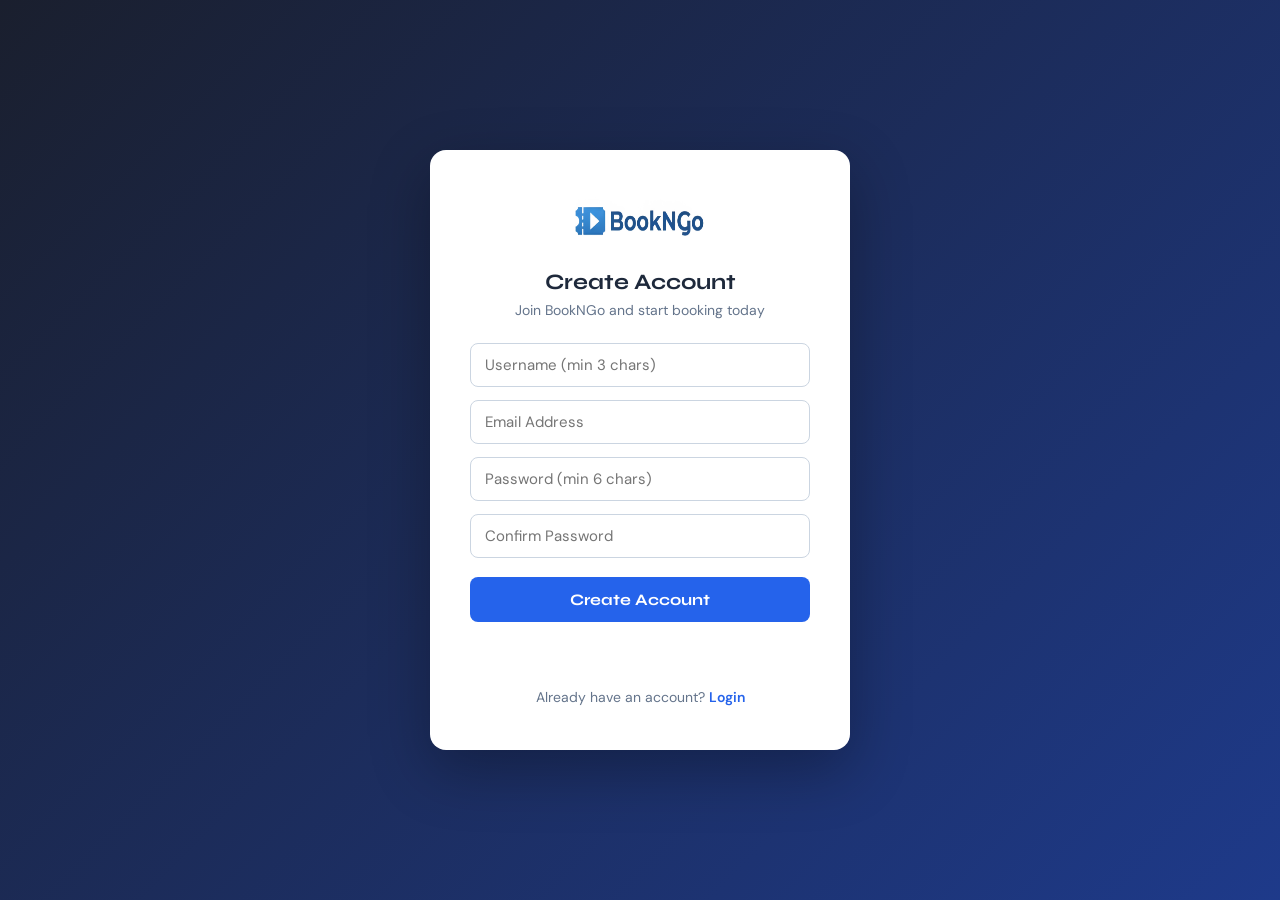
<file: Signup.html>
<!DOCTYPE html>
<html>
<head>
  <title>Sign Up | BookNGo</title>
  <link rel="stylesheet" href="style.css">
</head>
<body class="auth-body">

  <div class="auth-box">
    <img src="BookNGo.png" alt="BookNGo Logo" class="auth-logo">
    <h2>Create Account</h2>
    <p class="sub">Join BookNGo and start booking today</p>

    <input type="text"     id="signup-name"  class="auth-input" placeholder="Username (min 3 chars)">
    <input type="email"    id="signup-email" class="auth-input" placeholder="Email Address">
    <input type="password" id="signup-pwd"   class="auth-input" placeholder="Password (min 6 chars)">
    <input type="password" id="signup-cpwd"  class="auth-input" placeholder="Confirm Password">

    <button id="signup-btn-id" class="auth-btn">Create Account</button>

    <p id="signup-err" class="err-msg"></p>
    <p id="signup-ok"  class="ok-msg"></p>

    <p class="auth-switch">
      Already have an account? <a href="login.html">Login</a>
    </p>
  </div>

  <script src="script.js"></script>
</body>
</html>
</file>
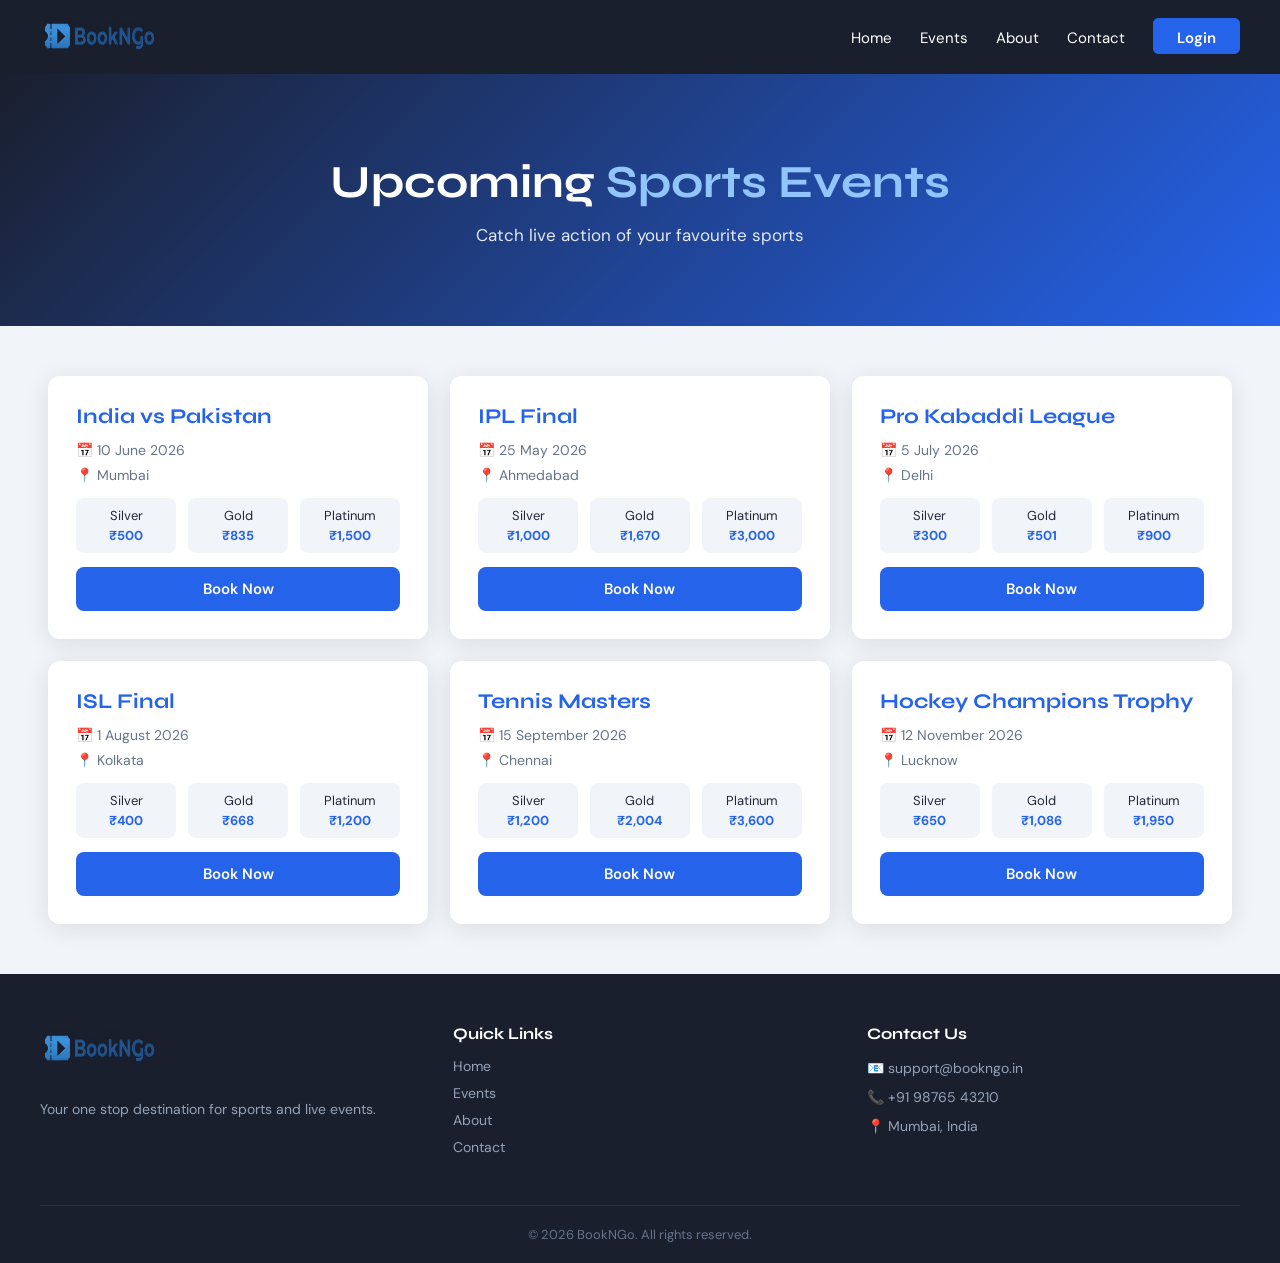
<file: sports.html>
<!DOCTYPE html>
<html lang="en">
<head>
  <title>Sports | BookNGo</title>
  <link rel="stylesheet" href="style.css">
</head>

<body data-category="sports">

  <!-- NAVBAR -->
  <nav class="navbar">

    <img src="BookNGo.png" alt="Logo" class="logo">

    <ul>

      <li><a href="index.html">Home</a></li>

      <li><a href="events.html">Events</a></li>

      <li><a href="about.html">About</a></li>

      <li><a href="contact.html">Contact</a></li>

      <li id="nav-login-li">
        <a href="login.html" class="login-btn">
          Login
        </a>
      </li>

      <li id="nav-user-li" style="display:none">
        <a href="mybookings.html" class="profile-link">
          👤 <span id="nav-username"></span>
        </a>
      </li>

      <li id="logout-li" style="display:none">
        <button id="logout-btn" class="logout-simple">
          Logout
        </button>
      </li>

    </ul>

  </nav>

  <!-- HERO -->
  <section class="events-hero">

    <h1>Upcoming <span>Sports Events</span></h1>

    <p>
      Catch live action of your favourite sports
    </p>

  </section>

  <!-- DYNAMIC CARDS -->
  <div class="big-cards" id="filtered-cards"></div>

  <!-- FOOTER -->
  <footer>

    <div class="footer-top">

      <div class="footer-col">

        <img
          src="BookNGo.png"
          alt="Logo"
          class="footer-logo"
        >

        <p>
          Your one stop destination for
          sports and live events.
        </p>

      </div>

      <div class="footer-col">

        <h4>Quick Links</h4>

        <a href="index.html">Home</a>

        <a href="events.html">Events</a>

        <a href="about.html">About</a>

        <a href="contact.html">Contact</a>

      </div>

      <div class="footer-col">

        <h4>Contact Us</h4>

        <p>📧 support@bookngo.in</p>

        <p>📞 +91 98765 43210</p>

        <p>📍 Mumbai, India</p>

      </div>

    </div>

    <div class="footer-bottom">

      <p>© 2026 BookNGo. All rights reserved.</p>

    </div>

  </footer>

  <script src="script.js"></script>

</body>
</html>
</file>
<file: style.css>
/* ============================================================
   BookNGo — style.css  (Enhanced)
   ============================================================ */

@import url('https://fonts.googleapis.com/css2?family=Syne:wght@400;600;700;800&family=DM+Sans:wght@300;400;500;600&display=swap');

* {
  margin: 0;
  padding: 0;
  box-sizing: border-box;
}

:root {
  --blue:        #2563EB;
  --blue-dark:   #1d4ed8;
  --blue-light:  #93c5fd;
  --white:       #ffffff;
  --gray:        #f1f5f9;
  --gray-mid:    #e2e8f0;
  --txt:         #1e293b;
  --muted:       #64748b;
  --dark:        #1a1f2e;
  --card-shadow: 0 4px 24px rgba(0,0,0,0.10);
  --radius:      12px;

  /* Seat colors */
  --platinum: #a78bfa;
  --gold:     #fbbf24;
  --silver:   #94a3b8;
}

body {
  font-family: 'DM Sans', sans-serif;
  color: var(--txt);
  background: var(--white);
}

h1, h2, h3, h4 {
  font-family: 'Syne', sans-serif;
}

/* ── NAVBAR ───────────────────────────────────────── */
.navbar {
  background-color: var(--dark);
  display: flex;
  justify-content: space-between;
  align-items: center;
  padding: 12px 40px;
  position: sticky;
  top: 0;
  z-index: 100;
}

.navbar .logo { width: 120px; height: 50px; }

.navbar ul {
  list-style: none;
  display: flex;
  gap: 28px;
  align-items: center;
}

.navbar ul li a {
  color: var(--white);
  text-decoration: none;
  font-size: 15px;
  position: relative;
  padding-bottom: 4px;
}

.navbar ul li a::after {
  content: '';
  position: absolute;
  bottom: 0; left: 0;
  width: 0; height: 2px;
  background: var(--blue);
  transition: width 0.3s;
}

.navbar ul li a:hover::after { width: 100%; }

.login-btn {
  background: var(--blue);
  color: var(--white) !important;
  padding: 8px 22px;
  border-radius: 6px;
  font-weight: 600;
  border: 2px solid var(--blue);
}
.login-btn:hover {
  background: var(--white) !important;
  color: var(--blue) !important;
}
.login-btn::after { display: none; }

/* User pill in nav */
.nav-user-pill {
  display: flex;
  align-items: center;
  gap: 10px;
  color: var(--white);
  font-size: 14px;
}
.nav-user-pill span { font-weight: 600; color: var(--blue-light); }
.nav-user-pill button {
  background: transparent;
  border: 1px solid #475569;
  color: #94a3b8;
  padding: 5px 12px;
  border-radius: 6px;
  cursor: pointer;
  font-size: 13px;
  transition: all 0.2s;
}
.nav-user-pill button:hover { border-color: var(--blue); color: var(--white); }

/* ── HERO ─────────────────────────────────────────── */
.hero {
  background: linear-gradient(135deg, var(--dark) 0%, var(--blue) 100%);
  padding: 120px 40px;
  text-align: center;
}

.hero-txt h1 {
  font-size: 54px;
  color: var(--white);
  margin-bottom: 20px;
  line-height: 1.15;
}
.hero-txt h1 span { color: var(--blue-light); }
.hero-txt p {
  font-size: 18px;
  color: #e2e8f0;
  margin-bottom: 35px;
}

/* ── BUTTONS ──────────────────────────────────────── */
.btn {
  background: var(--blue);
  color: var(--white);
  padding: 13px 32px;
  border-radius: 8px;
  text-decoration: none;
  font-size: 15px;
  font-weight: 600;
  display: inline-block;
  transition: background 0.2s, transform 0.15s;
  border: none;
  cursor: pointer;
}
.btn:hover { background: var(--blue-dark); transform: translateY(-1px); }

.explore-btn {
  display: inline-block;
  margin-top: 10px;
  color: var(--blue);
  font-weight: 700;
  text-decoration: none;
  font-size: 15px;
  border-bottom: 2px solid var(--blue);
  padding-bottom: 2px;
}
.explore-btn:hover { color: var(--blue-dark); }

/* ── SECTIONS (Home) ──────────────────────────────── */
.concerts, .sports, .movies {
  padding: 60px 40px;
  text-align: center;
}
.concerts { background: var(--gray); }
.sports   { background: var(--white); }
.movies   { background: var(--gray); }

.concerts h2, .sports h2, .movies h2 {
  font-size: 34px;
  color: var(--txt);
  margin-bottom: 8px;
}
.concerts > p, .sports > p, .movies > p {
  color: var(--muted);
  margin-bottom: 36px;
}

/* ── CARDS ────────────────────────────────────────── */
.cards {
  display: flex;
  justify-content: center;
  gap: 22px;
  flex-wrap: wrap;
}

.card {
  background: var(--white);
  padding: 24px;
  border-radius: var(--radius);
  width: 240px;
  min-height: 210px;
  box-shadow: var(--card-shadow);
  text-align: left;
  display: flex;
  flex-direction: column;
  justify-content: space-between;
  transition: transform 0.25s, box-shadow 0.25s;
}
.card:hover { transform: translateY(-4px); box-shadow: 0 8px 32px rgba(37,99,235,0.15); }
.card h3 { font-size: 17px; color: var(--txt); margin-bottom: 10px; }
.card p  { font-size: 13px; color: var(--muted); margin-bottom: 5px; }

/* ── EVENTS HERO ──────────────────────────────────── */
.events-hero {
  background: linear-gradient(135deg, var(--dark) 0%, var(--blue) 100%);
  padding: 80px 40px;
  text-align: center;
}
.events-hero h1 {
  font-size: 46px;
  color: var(--white);
  margin-bottom: 14px;
}
.events-hero h1 span { color: var(--blue-light); }
.events-hero p { color: #e2e8f0; font-size: 17px; }

/* ── FILTER BAR ───────────────────────────────────── */
.filter-bar {
  display: flex;
  gap: 14px;
  align-items: center;
  justify-content: center;
  padding: 24px 40px;
  background: var(--white);
  border-bottom: 1px solid var(--gray-mid);
  flex-wrap: wrap;
}
.filter-bar label { font-size: 14px; font-weight: 600; color: var(--txt); }
.filter-bar select {
  padding: 8px 14px;
  border: 1px solid #cbd5e1;
  border-radius: 8px;
  font-size: 14px;
  font-family: inherit;
  color: var(--txt);
  background: var(--white);
  cursor: pointer;
}
.filter-bar select:focus { outline: none; border-color: var(--blue); }

/* ── BIG CARDS ────────────────────────────────────── */
.big-cards {
  display: flex;
  flex-wrap: wrap;
  gap: 22px;
  justify-content: center;
  padding: 50px 40px;
  background: var(--gray);
  min-height: 200px;
}

.big-card {
  background: var(--white);
  border-radius: var(--radius);
  padding: 28px;
  width: calc(50% - 40px);
  box-shadow: var(--card-shadow);
  transition: transform 0.25s;
}
.big-card:hover { transform: translateY(-3px); }
.big-card h3 { font-size: 21px; color: var(--blue); margin-bottom: 12px; }
.big-card p  { font-size: 14px; color: var(--muted); margin-bottom: 7px; }

.big-card .tickets { display: flex; gap: 12px; margin: 14px 0; }
.ticket-type {
  background: var(--gray);
  border-radius: 8px;
  padding: 9px 14px;
  font-size: 13px;
  color: var(--txt);
  flex: 1;
  text-align: center;
}
.ticket-type span {
  display: block;
  font-weight: 700;
  color: var(--blue);
  margin-top: 3px;
}
.interested { font-size: 13px; color: var(--muted); margin-bottom: 14px; }
.big-card .btn { display: block; text-align: center; padding: 12px; }

/* Countdown text inside cards */
.countdown-timer { font-size: 12px; color: var(--blue); font-weight: 600; }

.no-results {
  text-align: center;
  color: var(--muted);
  font-size: 16px;
  padding: 40px;
  width: 100%;
}

/* ── EVENTS CATEGORY PAGE ─────────────────────────── */
.event-cats { padding: 60px 40px; background: var(--gray); }
.cat-cards {
  display: flex;
  justify-content: center;
  gap: 22px;
  flex-wrap: wrap;
}
.cat-card {
  background: var(--white);
  padding: 40px 28px;
  border-radius: var(--radius);
  width: 210px;
  box-shadow: var(--card-shadow);
  text-decoration: none;
  color: var(--txt);
  transition: transform 0.3s, box-shadow 0.3s;
}
.cat-card:hover { transform: translateY(-6px); box-shadow: 0 8px 28px rgba(37,99,235,0.18); }
.cat-icon { font-size: 46px; margin-bottom: 14px; }
.cat-card h3 { font-size: 19px; color: var(--blue); margin-bottom: 8px; }
.cat-card p  { font-size: 13px; color: var(--muted); margin-bottom: 14px; }
.cat-card span { color: var(--blue); font-weight: 700; font-size: 14px; }

/* ── BOOKING PAGE ─────────────────────────────────── */
.booking-wrap {
  display: flex;
  gap: 28px;
  padding: 40px;
  background: var(--gray);
  align-items: flex-start;
}

.booking-left { flex: 2; display: flex; flex-direction: column; gap: 22px; }

.booking-panel {
  background: var(--white);
  padding: 30px;
  border-radius: var(--radius);
  box-shadow: var(--card-shadow);
}
.booking-panel h3 {
  font-size: 18px;
  color: var(--txt);
  margin-bottom: 16px;
  padding-bottom: 10px;
  border-bottom: 2px solid var(--gray);
}

/* Seat Map */
.seat-section { margin-bottom: 28px; }
.section-label {
  font-family: 'Syne', sans-serif;
  font-size: 15px;
  font-weight: 700;
  margin-bottom: 10px;
  letter-spacing: 0.5px;
}
.seat-grid { display: flex; flex-direction: column; gap: 6px; }
.seat-row {
  display: flex;
  align-items: center;
  gap: 5px;
}
.row-label {
  width: 20px;
  font-size: 11px;
  font-weight: 700;
  color: var(--muted);
  text-align: center;
  flex-shrink: 0;
}

.seat {
  width: 28px;
  height: 26px;
  border-radius: 5px 5px 3px 3px;
  border: 2px solid color-mix(in srgb, var(--seat-color, #94a3b8) 60%, transparent);
  background: color-mix(in srgb, var(--seat-color, #94a3b8) 15%, white);
  cursor: pointer;
  transition: all 0.15s;
  font-size: 10px;
  display: flex;
  align-items: center;
  justify-content: center;
}
.seat:hover { background: color-mix(in srgb, var(--seat-color, #94a3b8) 40%, white); transform: scale(1.1); }
.seat.selected {
  background: var(--seat-color, #2563eb);
  border-color: var(--seat-color, #2563eb);
}
.seat.booked {
  background: #e2e8f0;
  border-color: #cbd5e1;
  cursor: not-allowed;
  opacity: 0.5;
}

/* Seat legend */
.seat-legend {
  display: flex;
  gap: 18px;
  margin-top: 16px;
  flex-wrap: wrap;
}
.legend-item {
  display: flex;
  align-items: center;
  gap: 7px;
  font-size: 12px;
  color: var(--muted);
}
.legend-dot {
  width: 18px; height: 16px;
  border-radius: 4px 4px 2px 2px;
  border: 2px solid;
}
.legend-dot.available { background: #dbeafe; border-color: #93c5fd; }
.legend-dot.selected  { background: var(--blue); border-color: var(--blue); }
.legend-dot.booked    { background: #e2e8f0; border-color: #cbd5e1; }

/* Screen indicator */
.screen-indicator {
  text-align: center;
  margin-bottom: 22px;
  padding: 8px 0;
  background: linear-gradient(to bottom, #334155, #1e293b);
  color: #94a3b8;
  font-size: 12px;
  font-weight: 700;
  letter-spacing: 3px;
  border-radius: 4px;
}

/* Details inputs */
.b-input {
  width: 100%;
  padding: 10px 14px;
  margin-bottom: 12px;
  border: 1.5px solid #cbd5e1;
  border-radius: 8px;
  font-size: 15px;
  font-family: inherit;
  transition: border-color 0.2s;
}
.b-input:focus { outline: none; border-color: var(--blue); }

/* Order Summary */
.order-summary {
  flex: 1;
  background: var(--white);
  padding: 30px;
  border-radius: var(--radius);
  box-shadow: var(--card-shadow);
  position: sticky;
  top: 80px;
}
.order-summary h3 {
  font-size: 18px;
  color: var(--txt);
  margin-bottom: 20px;
  padding-bottom: 10px;
  border-bottom: 2px solid var(--gray);
}
.summary-row {
  display: flex;
  justify-content: space-between;
  font-size: 14px;
  color: var(--muted);
  margin-bottom: 12px;
}
.summary-divider { border-top: 1px solid var(--gray-mid); margin: 14px 0; }
.summary-row.total { font-size: 18px; font-weight: 700; color: var(--txt); }
.confirm-btn { width: 100%; margin-top: 18px; padding: 14px; font-size: 15px; }
.secure-txt { text-align: center; font-size: 12px; color: #94a3b8; margin-top: 10px; }

.selected-seats-wrap {
  min-height: 36px;
  display: flex;
  flex-wrap: wrap;
  gap: 6px;
  margin: 8px 0 14px;
}
.seat-tag {
  background: #dbeafe;
  color: var(--blue);
  font-size: 12px;
  font-weight: 600;
  padding: 3px 9px;
  border-radius: 20px;
}

/* Error / OK messages */
.err-msg { color: #dc2626; font-size: 13px; margin-top: 6px; min-height: 18px; }
.ok-msg  { color: #16a34a; font-size: 13px; margin-top: 6px; min-height: 18px; }

/* ── BOOKING CONFIRMATION MODAL ──────────────────── */
.confirm-overlay {
  display: none;
  position: fixed;
  inset: 0;
  background: rgba(0,0,0,0.55);
  z-index: 999;
  justify-content: center;
  align-items: center;
}
.confirm-box {
  background: var(--white);
  border-radius: var(--radius);
  padding: 40px;
  width: 420px;
  text-align: center;
  box-shadow: 0 20px 60px rgba(0,0,0,0.25);
}
.confirm-box .tick { font-size: 56px; margin-bottom: 14px; }
.confirm-box h2 { font-size: 24px; color: var(--txt); margin-bottom: 10px; }
.confirm-box p  { font-size: 14px; color: var(--muted); margin-bottom: 8px; }
.confirm-box .ref { font-size: 18px; font-weight: 800; color: var(--blue); letter-spacing: 1px; margin: 14px 0; }
.confirm-box .btn { margin-top: 20px; }

/* ── ALERT TOAST ──────────────────────────────────── */
.bng-alert {
  position: fixed;
  bottom: 30px;
  right: 30px;
  padding: 14px 22px;
  border-radius: 10px;
  font-size: 14px;
  font-weight: 600;
  z-index: 9999;
  box-shadow: 0 4px 20px rgba(0,0,0,0.15);
  animation: slideIn 0.3s ease;
}
.bng-alert-info  { background: #dbeafe; color: #1e40af; }
.bng-alert-warn  { background: #fef9c3; color: #854d0e; }
.bng-alert-error { background: #fee2e2; color: #991b1b; }

@keyframes slideIn {
  from { opacity: 0; transform: translateX(40px); }
  to   { opacity: 1; transform: translateX(0); }
}

/* ── ABOUT PAGE ───────────────────────────────────── */
.about-wrap {
  padding: 60px 40px;
  background: var(--gray);
  display: flex;
  flex-direction: column;
  gap: 28px;
}
.about-card {
  background: var(--white);
  padding: 34px;
  border-radius: var(--radius);
  box-shadow: var(--card-shadow);
  line-height: 1.8;
  color: var(--muted);
  font-size: 15px;
}
.about-card h2 { font-size: 24px; color: var(--txt); margin-bottom: 14px; }

.about-stats {
  display: flex;
  gap: 18px;
  flex-wrap: wrap;
  justify-content: center;
}
.stat-card {
  background: var(--blue);
  color: var(--white);
  padding: 28px;
  border-radius: var(--radius);
  text-align: center;
  flex: 1;
  min-width: 130px;
}
.stat-card h3 { font-size: 34px; margin-bottom: 6px; }
.stat-card p  { font-size: 14px; opacity: 0.9; }

.values { display: flex; gap: 18px; flex-wrap: wrap; margin-top: 10px; }
.value-item {
  flex: 1; min-width: 140px;
  text-align: center;
  padding: 20px;
  background: var(--gray);
  border-radius: 10px;
}
.value-item span { font-size: 28px; }
.value-item h4 { font-size: 15px; color: var(--txt); margin: 8px 0 4px; }
.value-item p  { font-size: 13px; color: var(--muted); }

/* ── CONTACT PAGE ─────────────────────────────────── */
.contact-wrap {
  display: flex;
  gap: 28px;
  padding: 60px 40px;
  background: var(--gray);
  align-items: flex-start;
}
.contact-info {
  flex: 1;
  background: var(--blue);
  padding: 34px;
  border-radius: var(--radius);
  color: var(--white);
  line-height: 2;
  font-size: 15px;
}
.contact-info h3 { font-size: 21px; margin-bottom: 14px; }
.contact-form {
  flex: 2;
  background: var(--white);
  padding: 34px;
  border-radius: var(--radius);
  box-shadow: var(--card-shadow);
}
.contact-form h3 { font-size: 21px; color: var(--txt); margin-bottom: 18px; }
.msg-box { height: 120px; resize: none; }
.send-btn { width: 100%; margin-top: 4px; padding: 13px; font-size: 15px; border: none; cursor: pointer; }

/* ── FOOTER ───────────────────────────────────────── */
footer {
  background: var(--dark);
  color: var(--white);
  padding: 50px 40px 0;
}
.footer-top {
  display: flex;
  justify-content: space-between;
  gap: 40px;
  flex-wrap: wrap;
  padding-bottom: 40px;
}
.footer-col { flex: 1; min-width: 170px; }
.footer-logo { width: 120px; height: 50px; margin-bottom: 14px; }
.footer-col p { color: #94a3b8; font-size: 14px; line-height: 1.7; margin-top: 5px; }
.footer-col h4 { font-size: 16px; margin-bottom: 14px; color: var(--white); }
.footer-col a { display: block; color: #94a3b8; text-decoration: none; font-size: 14px; margin-bottom: 9px; }
.footer-col a:hover { color: var(--blue-light); }
.footer-bottom {
  border-top: 1px solid #2a3142;
  text-align: center;
  padding: 20px 0;
  color: #64748b;
  font-size: 13px;
}

/* ── SIGNUP / LOGIN PAGE ──────────────────────────── */
.auth-body {
  min-height: 100vh;
  background: linear-gradient(135deg, var(--dark) 0%, #1e3a8a 100%);
  display: flex;
  justify-content: center;
  align-items: center;
  font-family: 'DM Sans', sans-serif;
  padding: 20px;
}

.auth-box {
  background: var(--white);
  padding: 44px 40px;
  border-radius: 16px;
  box-shadow: 0 20px 60px rgba(0,0,0,0.3);
  width: 100%;
  max-width: 420px;
  text-align: center;
}
.auth-box .auth-logo { width: 140px; height: 56px; margin-bottom: 14px; }
.auth-box h2 { font-family: 'Syne', sans-serif; font-size: 22px; color: var(--txt); margin-bottom: 6px; }
.auth-box .sub { font-size: 14px; color: var(--muted); margin-bottom: 24px; }

.auth-input {
  width: 100%;
  padding: 11px 14px;
  margin-bottom: 13px;
  border: 1.5px solid #cbd5e1;
  border-radius: 8px;
  font-size: 15px;
  font-family: inherit;
  transition: border-color 0.2s;
}
.auth-input:focus { outline: none; border-color: var(--blue); }

.auth-btn {
  width: 100%;
  padding: 13px;
  margin-top: 6px;
  background: var(--blue);
  color: var(--white);
  border: none;
  border-radius: 8px;
  font-size: 16px;
  font-family: 'Syne', sans-serif;
  font-weight: 700;
  cursor: pointer;
  transition: background 0.2s;
}
.auth-btn:hover { background: var(--blue-dark); }

.auth-switch {
  margin-top: 18px;
  font-size: 14px;
  color: var(--muted);
}
.auth-switch a { color: var(--blue); font-weight: 600; text-decoration: none; }
.auth-switch a:hover { text-decoration: underline; }

/* ── RESPONSIVE ───────────────────────────────────── */
@media (max-width: 768px) {
  .navbar { padding: 12px 20px; }
  .navbar ul { gap: 14px; }
  .hero-txt h1 { font-size: 34px; }
  .big-card { width: 100%; }
  .booking-wrap { flex-direction: column; padding: 20px; }
  .contact-wrap { flex-direction: column; }
  .seat { width: 22px; height: 20px; }
  .auth-box { padding: 30px 22px; }
}

/* =========================================
   NAVBAR — PROFILE & LOGOUT
========================================= */

.profile-link {
  color: white;
  text-decoration: none;
  font-weight: 600;
  display: flex;
  align-items: center;
  gap: 6px;
}

.logout-simple {
  background: transparent;
  border: 1px solid #475569;
  color: #cbd5e1;
  padding: 7px 14px;
  border-radius: 6px;
  cursor: pointer;
  transition: 0.3s;
}

.logout-simple:hover {
  border-color: #2563eb;
  color: white;
}

/* =========================================
   BOOKING PAGE IMPROVEMENTS
========================================= */

.event-info {
  background: #f1f5f9;
  padding: 16px;
  border-radius: 10px;
  color: #64748b;
  line-height: 2;
  font-size: 14px;
}

.booking-panel small {
  color: #64748b;
  font-size: 13px;
  font-weight: 400;
}

/* CENTER SEAT MAP */
#seat-map {
  display: flex;
  flex-direction: column;
  align-items: center;
}

.seat-grid {
  display: flex;
  flex-direction: column;
  gap: 8px;
  align-items: center;
}

.seat-row {
  display: flex;
  justify-content: center;
  align-items: center;
  gap: 6px;
}

.seat {
  width: 30px;
  height: 28px;
}

.screen-indicator {
  max-width: 700px;
  margin: 0 auto 25px;
}

/* =========================================
   ORDER SUMMARY
========================================= */

.empty-seat-text {
  font-size: 12px;
  color: #64748b;
}

.platinum-text { color: #a78bfa; font-weight: 700; }
.gold-text     { color: #fbbf24; font-weight: 700; }
.silver-text   { color: #94a3b8; font-weight: 700; }

/* =========================================
   MY BOOKINGS PAGE
========================================= */

.my-bookings {
  padding: 60px 40px;
  background: #f1f5f9;
  min-height: 100vh;
}

.my-bookings h1 {
  text-align: center;
  margin-bottom: 30px;
  font-size: 42px;
}

.booking-tabs {
  display: flex;
  justify-content: center;
  gap: 16px;
  margin-bottom: 40px;
}

.booking-tabs button {
  padding: 12px 24px;
  border: none;
  border-radius: 8px;
  background: #e2e8f0;
  cursor: pointer;
  font-weight: 600;
  transition: 0.3s;
}

.booking-tabs button.active {
  background: #2563eb;
  color: white;
}

.booking-card {
  background: white;
  padding: 24px;
  border-radius: 14px;
  box-shadow: 0 4px 18px rgba(0,0,0,0.08);
  margin-bottom: 20px;
}

.booking-card h3 {
  margin-bottom: 12px;
  color: #2563eb;
}

.booking-card p {
  margin-bottom: 8px;
  color: #64748b;
}

.empty-booking {
  text-align: center;
  padding: 80px 20px;
  color: #64748b;
}

/* =========================================
   BIG CARD LAYOUT
========================================= */

.big-card {
  width: calc(33.33% - 20px);
}

.event-img {
  width: 100%;
  height: 180px;
  object-fit: cover;
  border-radius: 10px;
  margin-bottom: 15px;
}

/* =========================================
   RESPONSIVE
========================================= */

@media (max-width: 1000px) {
  .big-card { width: calc(50% - 20px); }
  .booking-wrap { flex-direction: column; }
  .order-summary { position: relative; top: 0; width: 100%; }
}

@media (max-width: 700px) {
  .big-card { width: 100%; }
  .navbar { flex-direction: column; gap: 14px; padding: 20px; }
  .navbar ul { flex-wrap: wrap; justify-content: center; }
}
</file>
